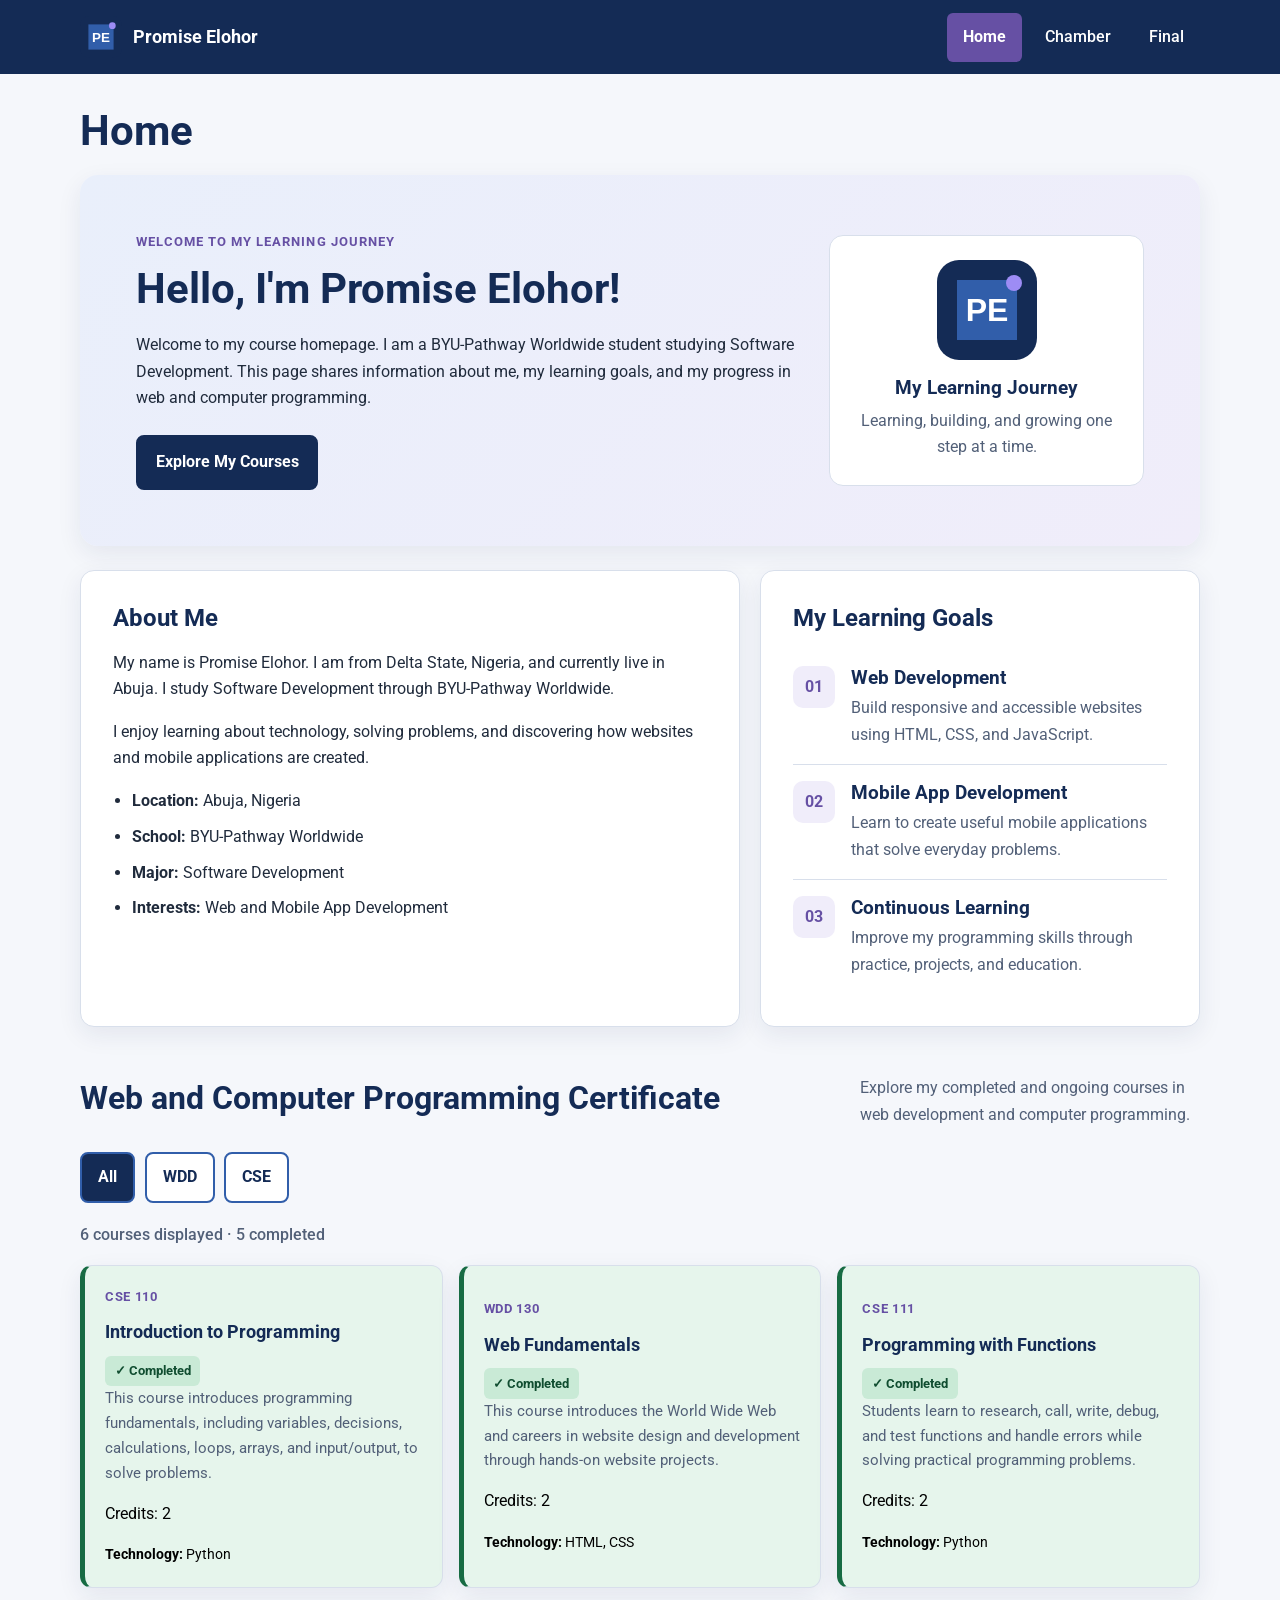
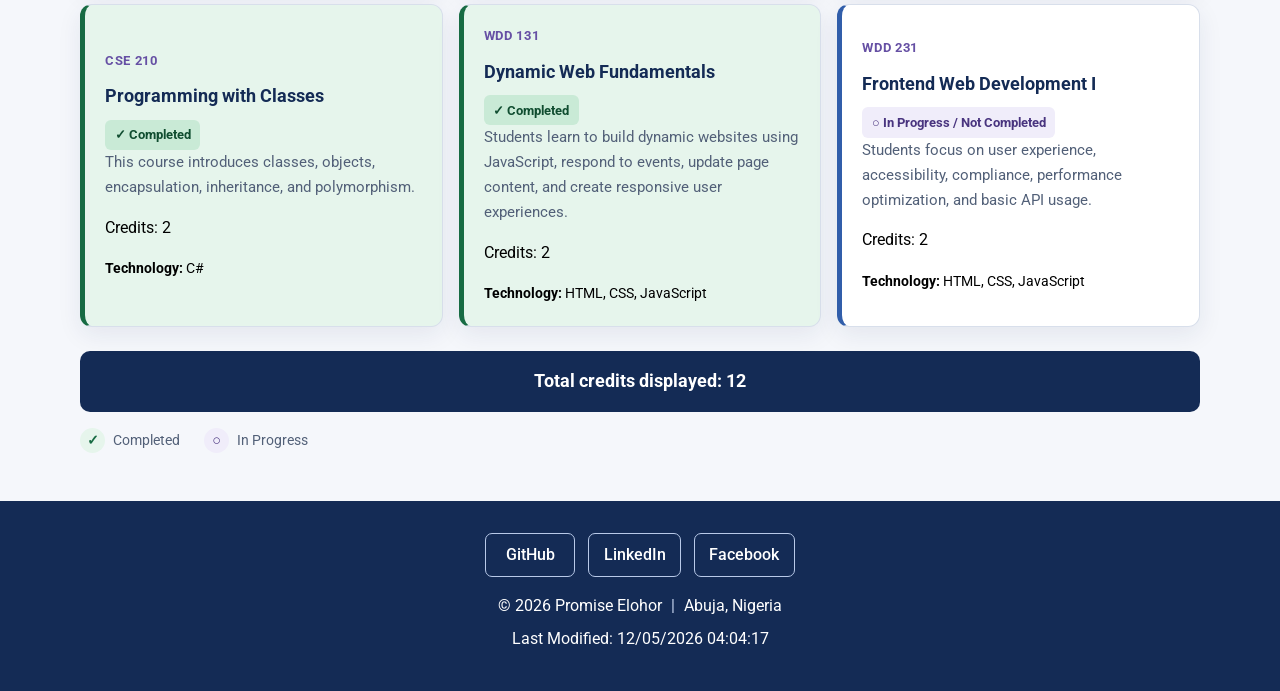
<file: index.html>
<!DOCTYPE html>
<html lang="en">
<head>
    <meta charset="UTF-8">
    <meta name="viewport" content="width=device-width, initial-scale=1.0">

    <meta name="description" content="Explore Promise Elohor's WDD 231 homepage, Software Development studies, learning goals, and progress at BYU-Pathway Worldwide.">

    <meta name="author" content="Promise Elohor">

    <title>WDD 231 | Promise Elohor</title>

    <link rel="preconnect" href="https://fonts.googleapis.com">
    <link rel="preconnect" href="https://fonts.gstatic.com" crossorigin>

    <link href="https://fonts.googleapis.com/css2?family=Roboto:wght@400;500;700&display=swap" rel="stylesheet">

    <link rel="stylesheet" href="styles/small.css">
    <link rel="stylesheet" href="styles/larger.css">

    <script src="scripts/navigation.js" defer></script>
    <script src="scripts/date.js" defer></script>
    <script src="scripts/course.js" defer></script>
</head>

<body>

    <header class="site-header">

        <a href="index.html" class="brand">
            <img src="images/logo.svg" alt="Promise Elohor logo">
            <span>Promise Elohor</span>
        </a>

        <button class="menu-toggle"
                id="menuButton"
                type="button"
                aria-label="Open navigation menu"
                aria-expanded="false"
                aria-controls="primaryNav">

            <span></span>
            <span></span>
            <span></span>

        </button>

        <nav class="primary-nav" id="primaryNav" aria-label="Main navigation">
            <a href="index.html" class="active" aria-current="page">Home</a>
            <a href="chamber/index.html">Chamber</a>
            <a href="final/index.html">Final</a>
        </nav>

    </header>

    <main>

        <h1>Home</h1>

        <section class="hero">

            <div class="hero-content">

                <p class="eyebrow">Welcome to my learning journey</p>

                <h2>Hello, I'm Promise Elohor!</h2>

                <p>
                    Welcome to my course homepage. I am a BYU-Pathway
                    Worldwide student studying Software Development.
                    This page shares information about me, my learning
                    goals, and my progress in web and computer programming.
                </p>

                <a href="#certificate" class="button-link">
                    Explore My Courses
                </a>

            </div>

            <div class="hero-card">

                <img src="images/logo.svg" alt="Promise Elohor personal logo">

                <h3>My Learning Journey</h3>

                <p>
                    Learning, building, and growing one step at a time.
                </p>

            </div>

        </section>

        <div class="content-grid">

            <section class="panel">

                <h2>About Me</h2>

                <p>
                    My name is Promise Elohor. I am from Delta State,
                    Nigeria, and currently live in Abuja. I study
                    Software Development through BYU-Pathway Worldwide.
                </p>

                <p>
                    I enjoy learning about technology, solving problems,
                    and discovering how websites and mobile applications
                    are created.
                </p>

                <ul class="about-list">
                    <li><strong>Location:</strong> Abuja, Nigeria</li>
                    <li><strong>School:</strong> BYU-Pathway Worldwide</li>
                    <li><strong>Major:</strong> Software Development</li>
                    <li><strong>Interests:</strong> Web and Mobile App Development</li>
                </ul>

            </section>

            <section class="panel">

                <h2>My Learning Goals</h2>

                <div class="goal-card">

                    <span class="goal-number">01</span>

                    <div>
                        <h3>Web Development</h3>
                        <p>
                            Build responsive and accessible websites
                            using HTML, CSS, and JavaScript.
                        </p>
                    </div>

                </div>

                <div class="goal-card">

                    <span class="goal-number">02</span>

                    <div>
                        <h3>Mobile App Development</h3>
                        <p>
                            Learn to create useful mobile applications
                            that solve everyday problems.
                        </p>
                    </div>

                </div>

                <div class="goal-card">

                    <span class="goal-number">03</span>

                    <div>
                        <h3>Continuous Learning</h3>
                        <p>
                            Improve my programming skills through
                            practice, projects, and education.
                        </p>
                    </div>

                </div>

            </section>

        </div>

        <section class="certificate-section" id="certificate">

            <div class="section-heading">

                <h2>Web and Computer Programming Certificate</h2>

                <p class="section-description">
                    Explore my completed and ongoing courses in web
                    development and computer programming.
                </p>

            </div>

            <div class="filter-buttons">

                <button class="filter-button active"
                        type="button"
                        data-filter="ALL"
                        aria-pressed="true">
                    All
                </button>

                <button class="filter-button"
                        type="button"
                        data-filter="WDD"
                        aria-pressed="false">
                    WDD
                </button>

                <button class="filter-button"
                        type="button"
                        data-filter="CSE"
                        aria-pressed="false">
                    CSE
                </button>

            </div>

            <p class="course-summary" id="courseSummary">
                Loading courses...
            </p>

            <div class="course-grid" id="courseContainer">
                <!-- Course cards are generated by course.js -->
            </div>

            <p class="credit-total" id="creditTotal">
                Total Credits: 0
            </p>

            <div class="course-legend">

                <span class="legend-item">
                    <span class="legend-mark completed-mark">✓</span>
                    Completed
                </span>

                <span class="legend-item">
                    <span class="legend-mark pending-mark">○</span>
                    In Progress
                </span>

            </div>

        </section>
       
        <dialog id="course-details"></dialog>
    </main>

    <footer class="site-footer">

        <nav class="social-links" aria-label="Social media links">

            <a href="https://github.com/elohorpromise2/wdd231"
               target="_blank"
               rel="noopener noreferrer">
                GitHub
            </a>

            <a href="https://www.linkedin.com/in/promise-elohor-b574113a4/"
               target="_blank"
               rel="noopener noreferrer">
                LinkedIn
            </a>

            <a href="https://www.facebook.com/share/19TyvLLjwH/"
               target="_blank"
               rel="noopener noreferrer">
                Facebook
            </a>

        </nav>

        <p class="copyright">
            &copy; <span id="currentYear"></span>
            Promise Elohor
            <span class="footer-divider">|</span>
            Abuja, Nigeria
        </p>

        <p class="modified">
            Last Modified: <span id="lastModified"></span>
        </p>

    </footer>

</body>
</html>
</file>
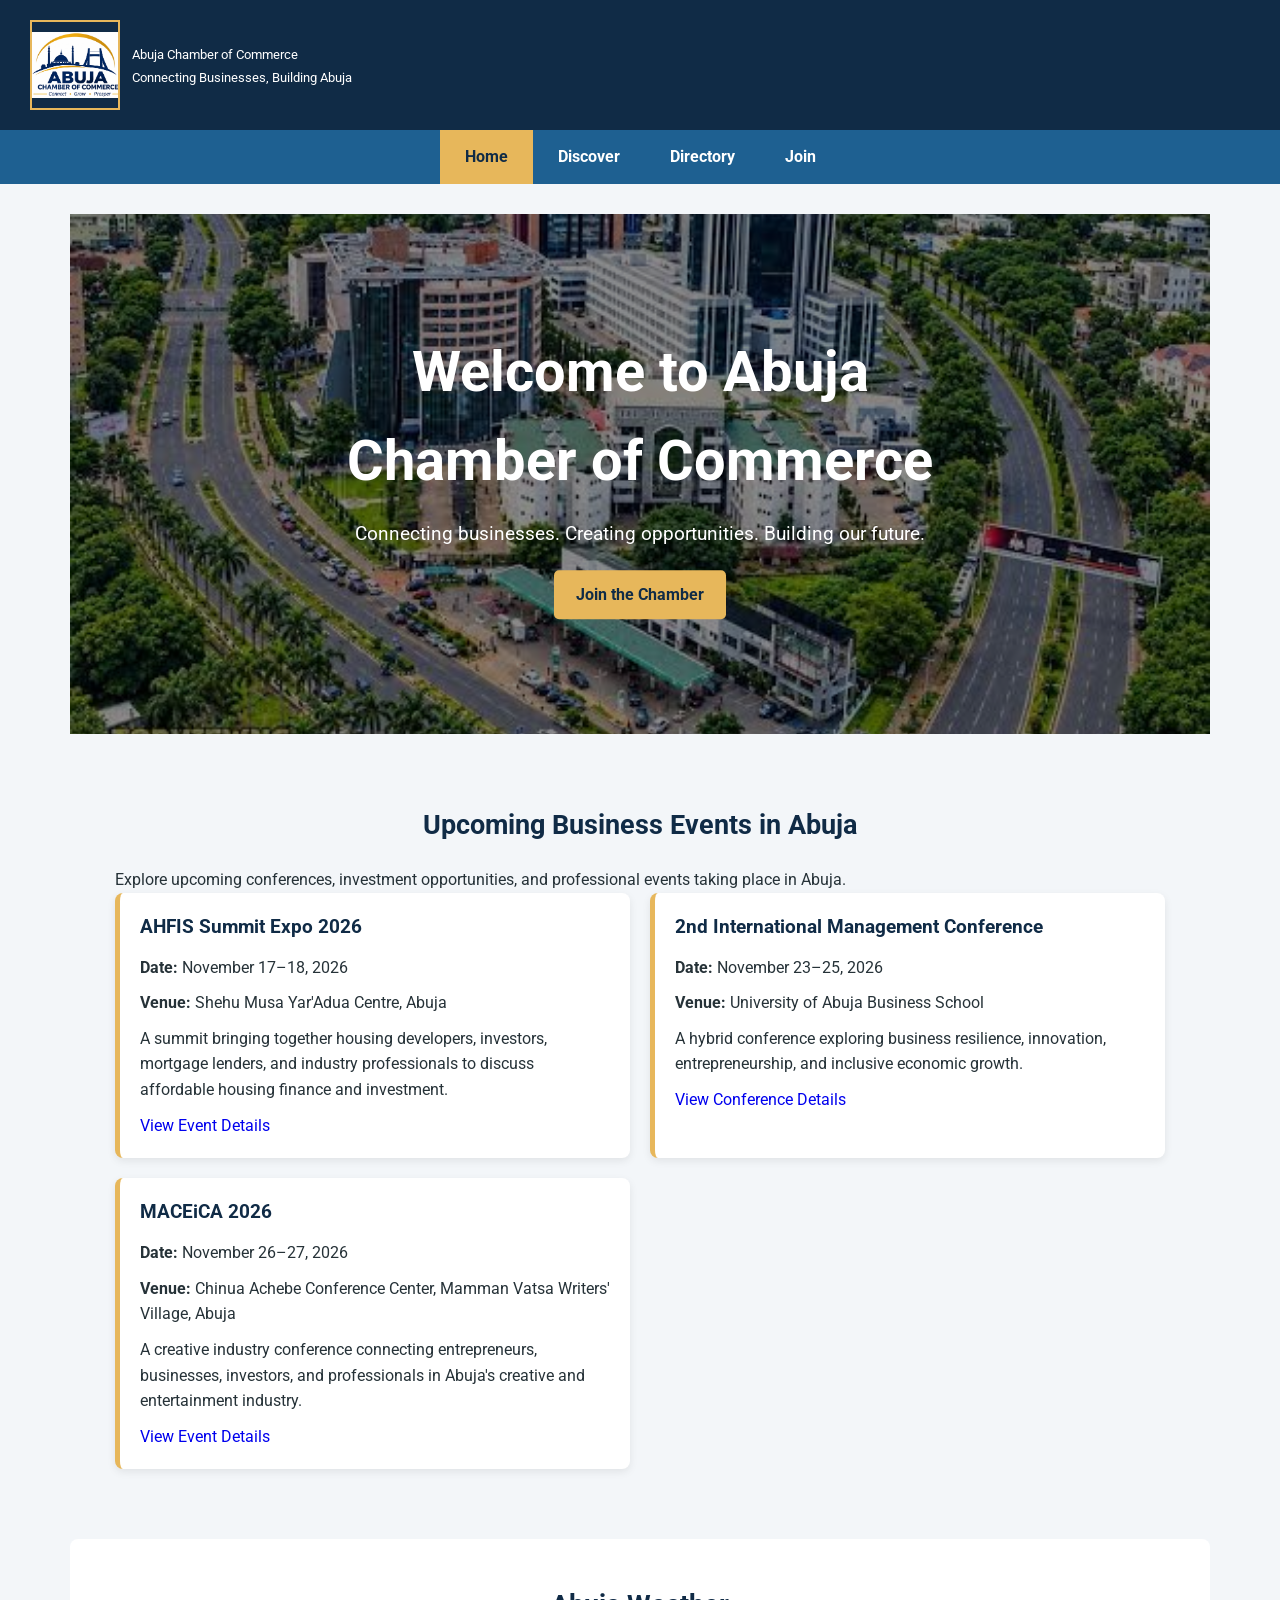
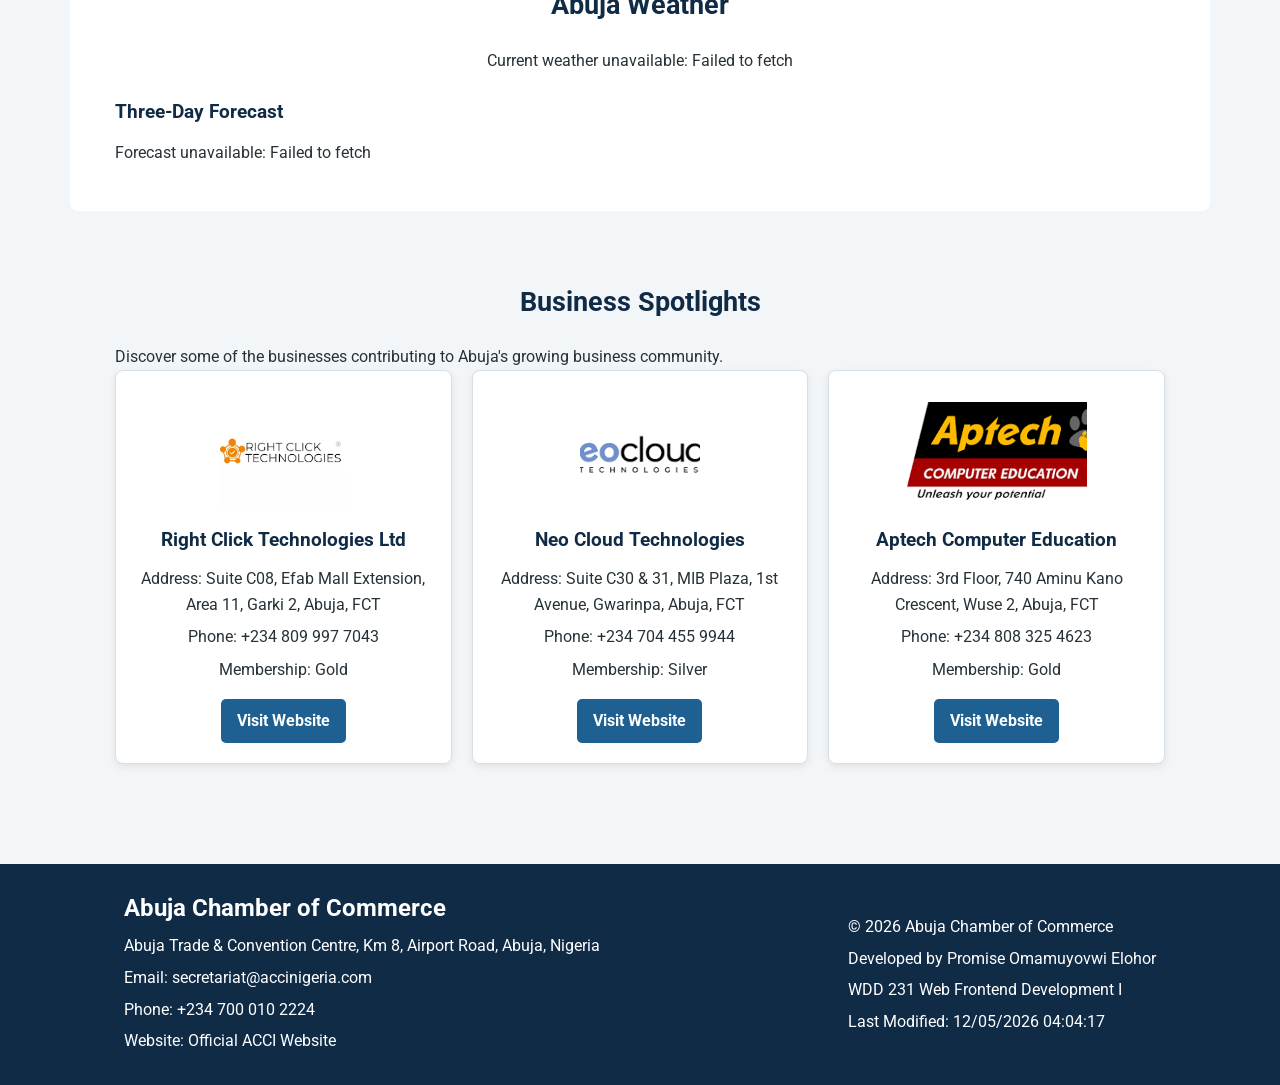
<file: chamber/index.html>
<!DOCTYPE html>
<html lang="en">

<head>
    <meta charset="UTF-8">
    <meta name="viewport" content="width=device-width, initial-scale=1.0">

    <meta name="description"
        content="Explore Abuja businesses, connect with local professionals, discover upcoming events, and find opportunities across Nigeria's capital.">
    <meta name="author" content="Promise Omamuyovwi Elohor">

    <meta property="og:title"
        content="Explore Abuja Chamber of Commerce | Business & Events">
    <meta property="og:description"
        content="Discover Abuja businesses, connect with local professionals, explore upcoming events, and find opportunities across Nigeria's capital.">
    <meta property="og:type" content="website">
    <meta property="og:url"
        content="https://elohorpromise2.github.io/wdd231/chamber/index.html">
    <meta property="og:image"
        content="https://elohorpromise2.github.io/wdd231/chamber/images/abuja-hero.webp">

    <title>Abuja Chamber of Commerce | Home</title>

    <link rel="icon" href="icons/favicon.ico">
    <link rel="icon" type="image/png" sizes="32x32" href="icons/favicon-32x32.png">
    <link rel="icon" type="image/png" sizes="16x16" href="icons/favicon-16x16.png">
    <link rel="apple-touch-icon" href="icons/apple-touch-icon.png">

    <link rel="preconnect" href="https://fonts.googleapis.com">
    <link rel="preconnect" href="https://fonts.gstatic.com" crossorigin>
    <link href="https://fonts.googleapis.com/css2?family=Roboto:wght@400;500;700&display=swap"
        rel="stylesheet">

    <link rel="stylesheet" href="styles/normalize.css">
    <link rel="stylesheet" href="styles/small.css">
    <link rel="stylesheet" href="styles/larger.css">

    <script src="scripts/getdates.js" defer></script>
    <script src="scripts/navigation.js" defer></script>
    <script src="scripts/home.js" defer></script>
    <script src="scripts/weather.js" defer></script>
</head>

<body>

    <header>
        <div class="header-content">

            <div class="logo">

                <img src="images/abuja-header-logo.webp"
                    alt="Abuja Chamber of Commerce logo"
                    class="logo-symbol">

                <div>
                    <p class="site-name">Abuja Chamber of Commerce</p>
                    <p>Connecting Businesses, Building Abuja</p>
                </div>

            </div>

            <button id="menu-button"
                aria-label="Open navigation menu"
                aria-expanded="false">
                ☰
            </button>

        </div>

        <nav id="navigation">
            <a href="index.html" class="active" aria-current="page">Home</a>
            <a href="discover.html">Discover</a>
            <a href="directory.html">Directory</a>
            <a href="join.html">Join</a>
        </nav>
    </header>

    <main>

        <!-- HERO SECTION -->
        <section class="hero">

            <img src="images/abuja-hero.webp"
                alt="Abuja city skyline showing the business district"
                fetchpriority="high">

            <div class="hero-content">
                <h1>Welcome to Abuja Chamber of Commerce</h1>

                <p>
                    Connecting businesses. Creating opportunities.
                    Building our future.
                </p>

                <a href="join.html" class="hero-button">
                    Join the Chamber
                </a>
            </div>

        </section>

        <!-- UPCOMING BUSINESS EVENTS SECTION -->
        <section class="home-section events-section">

            <h2>Upcoming Business Events in Abuja</h2>

            <p>
                Explore upcoming conferences, investment opportunities,
                and professional events taking place in Abuja.
            </p>

            <div class="events-container">

                <!-- EVENT 1 -->
                <article class="event-card">

                    <h3>AHFIS Summit Expo 2026</h3>

                    <p>
                        <strong>Date:</strong> November 17–18, 2026
                    </p>

                    <p>
                        <strong>Venue:</strong> Shehu Musa Yar'Adua Centre,
                        Abuja
                    </p>

                    <p>
                        A summit bringing together housing developers,
                        investors, mortgage lenders, and industry
                        professionals to discuss affordable housing
                        finance and investment.
                    </p>

                    <a href="https://www.visitabuja.org/event/ahfis-summit-expo-2026-affordable-housing-finance-investment/"
                        target="_blank"
                        rel="noopener noreferrer">
                        View Event Details
                    </a>

                </article>

                <!-- EVENT 2 -->
                <article class="event-card">

                    <h3>2nd International Management Conference</h3>

                    <p>
                        <strong>Date:</strong> November 23–25, 2026
                    </p>

                    <p>
                        <strong>Venue:</strong> University of Abuja
                        Business School
                    </p>

                    <p>
                        A hybrid conference exploring business resilience,
                        innovation, entrepreneurship, and inclusive
                        economic growth.
                    </p>

                    <a href="https://uabsconference.org.ng/"
                        target="_blank"
                        rel="noopener noreferrer">
                        View Conference Details
                    </a>

                </article>

                <!-- EVENT 3 -->
                <article class="event-card">

                    <h3>MACEiCA 2026</h3>

                    <p>
                        <strong>Date:</strong> November 26–27, 2026
                    </p>

                    <p>
                        <strong>Venue:</strong> Chinua Achebe Conference
                        Center, Mamman Vatsa Writers' Village, Abuja
                    </p>

                    <p>
                        A creative industry conference connecting
                        entrepreneurs, businesses, investors, and
                        professionals in Abuja's creative and
                        entertainment industry.
                    </p>

                    <a href="https://www.miaaward.ng/"
                        target="_blank"
                        rel="noopener noreferrer">
                        View Event Details
                    </a>

                </article>

            </div>

        </section>

        <!-- WEATHER SECTION -->
        <section class="home-section weather-section">

            <h2>Abuja Weather</h2>

            <div id="weather-current">

                <p id="weather-loading" role="status">
                    Loading Abuja weather...
                </p>

            </div>

            <h3>Three-Day Forecast</h3>

            <div id="weather-forecast">

                <p>Loading forecast...</p>

            </div>

        </section>

        <!-- BUSINESS SPOTLIGHT SECTION -->
        <section class="home-section spotlight-section">

            <h2>Business Spotlights</h2>

            <p>
                Discover some of the businesses contributing to
                Abuja's growing business community.
            </p>

            <div id="spotlight-container">

                <p id="spotlight-loading" role="status">
                    Loading featured businesses...
                </p>

            </div>

        </section>

    </main>

    <footer>

        <div class="footer-contact">

            <h2>Abuja Chamber of Commerce</h2>

            <p>
                Abuja Trade & Convention Centre,
                Km 8, Airport Road, Abuja, Nigeria
            </p>

            <p>
                Email:
                <a href="mailto:secretariat@accinigeria.com">
                    secretariat@accinigeria.com
                </a>
            </p>

            <p>
                Phone:
                <a href="tel:+2347000102224">
                    +234 700 010 2224
                </a>
            </p>

            <p>
                Website:
                <a href="https://accinigeria.com/" target="_blank"
                    rel="noopener noreferrer">
                    Official ACCI Website
                </a>
            </p>

        </div>

        <div class="footer-development">

            <p>
                &copy; <span id="current-year"></span>
                Abuja Chamber of Commerce
            </p>

            <p>Developed by Promise Omamuyovwi Elohor</p>

            <p>WDD 231 Web Frontend Development I</p>

            <p>
                Last Modified:
                <span id="last-modified"></span>
            </p>

        </div>

    </footer>

</body>
</html>
</file>
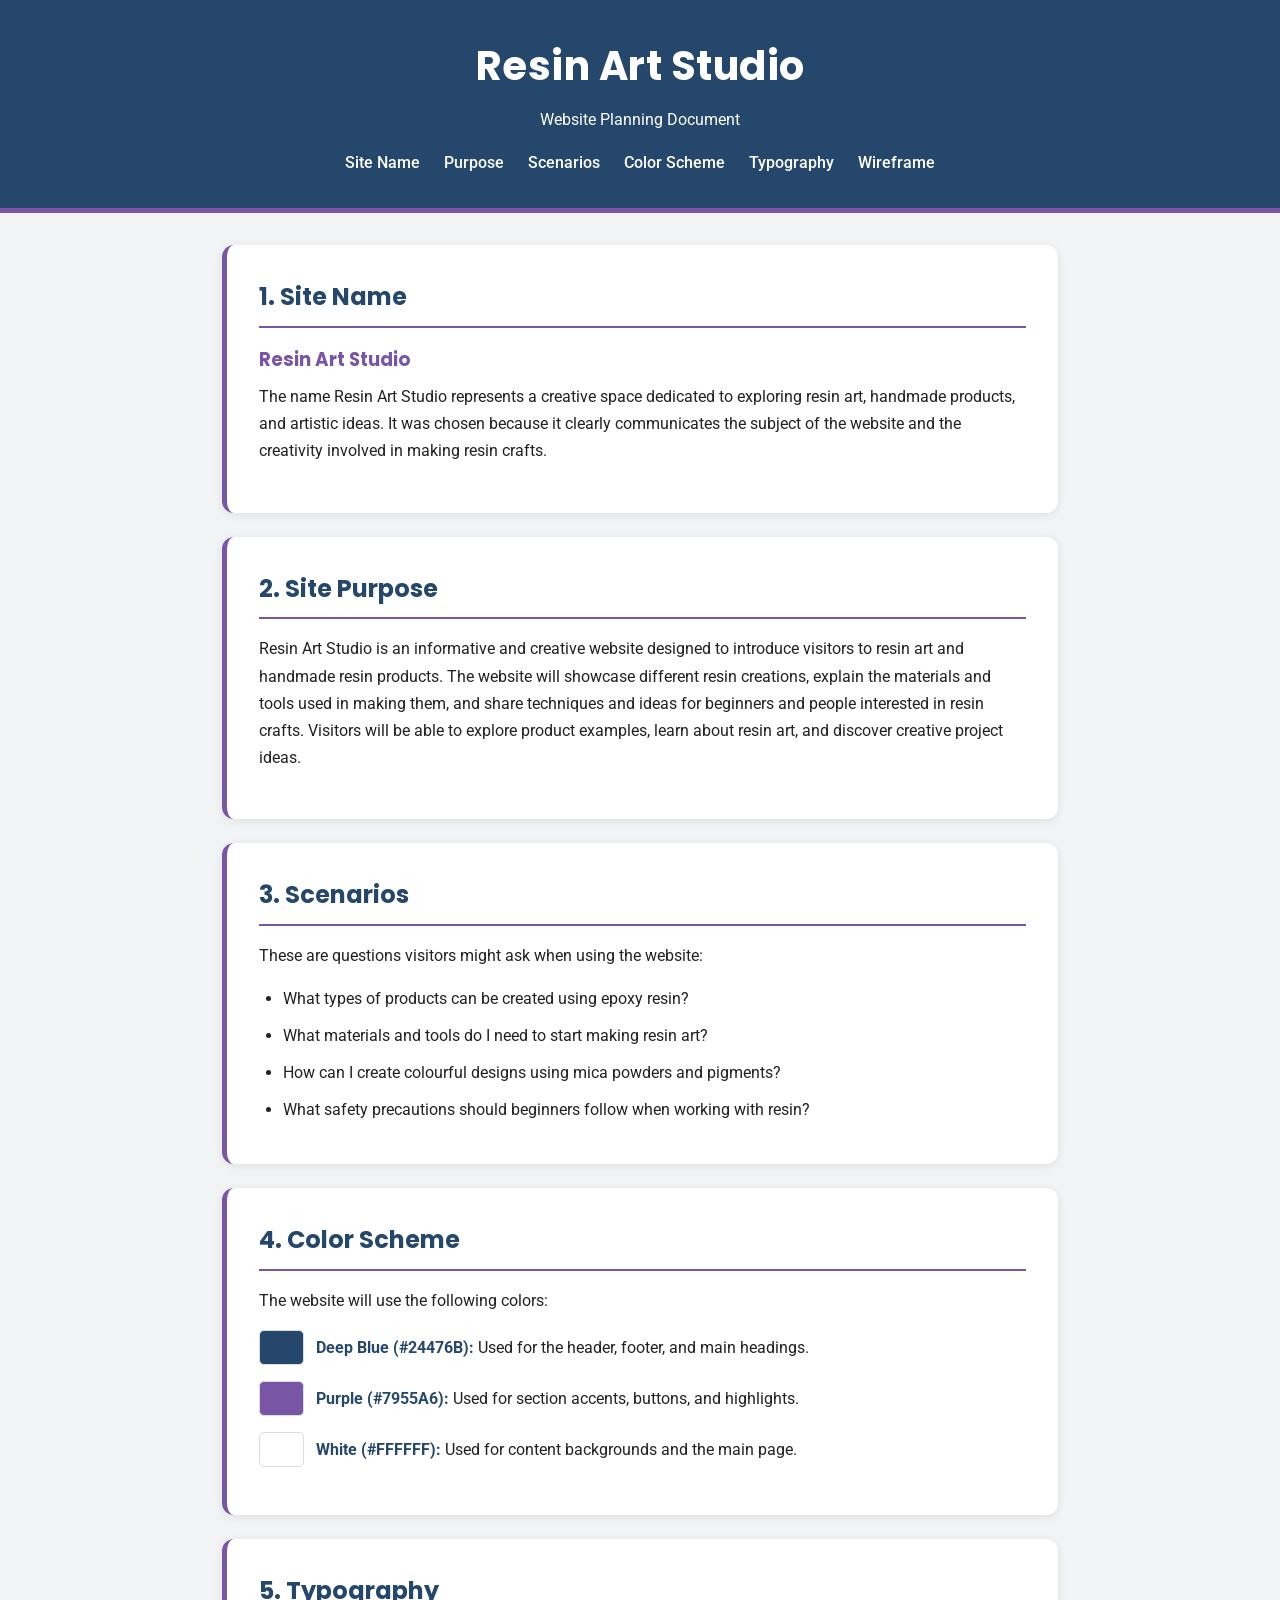
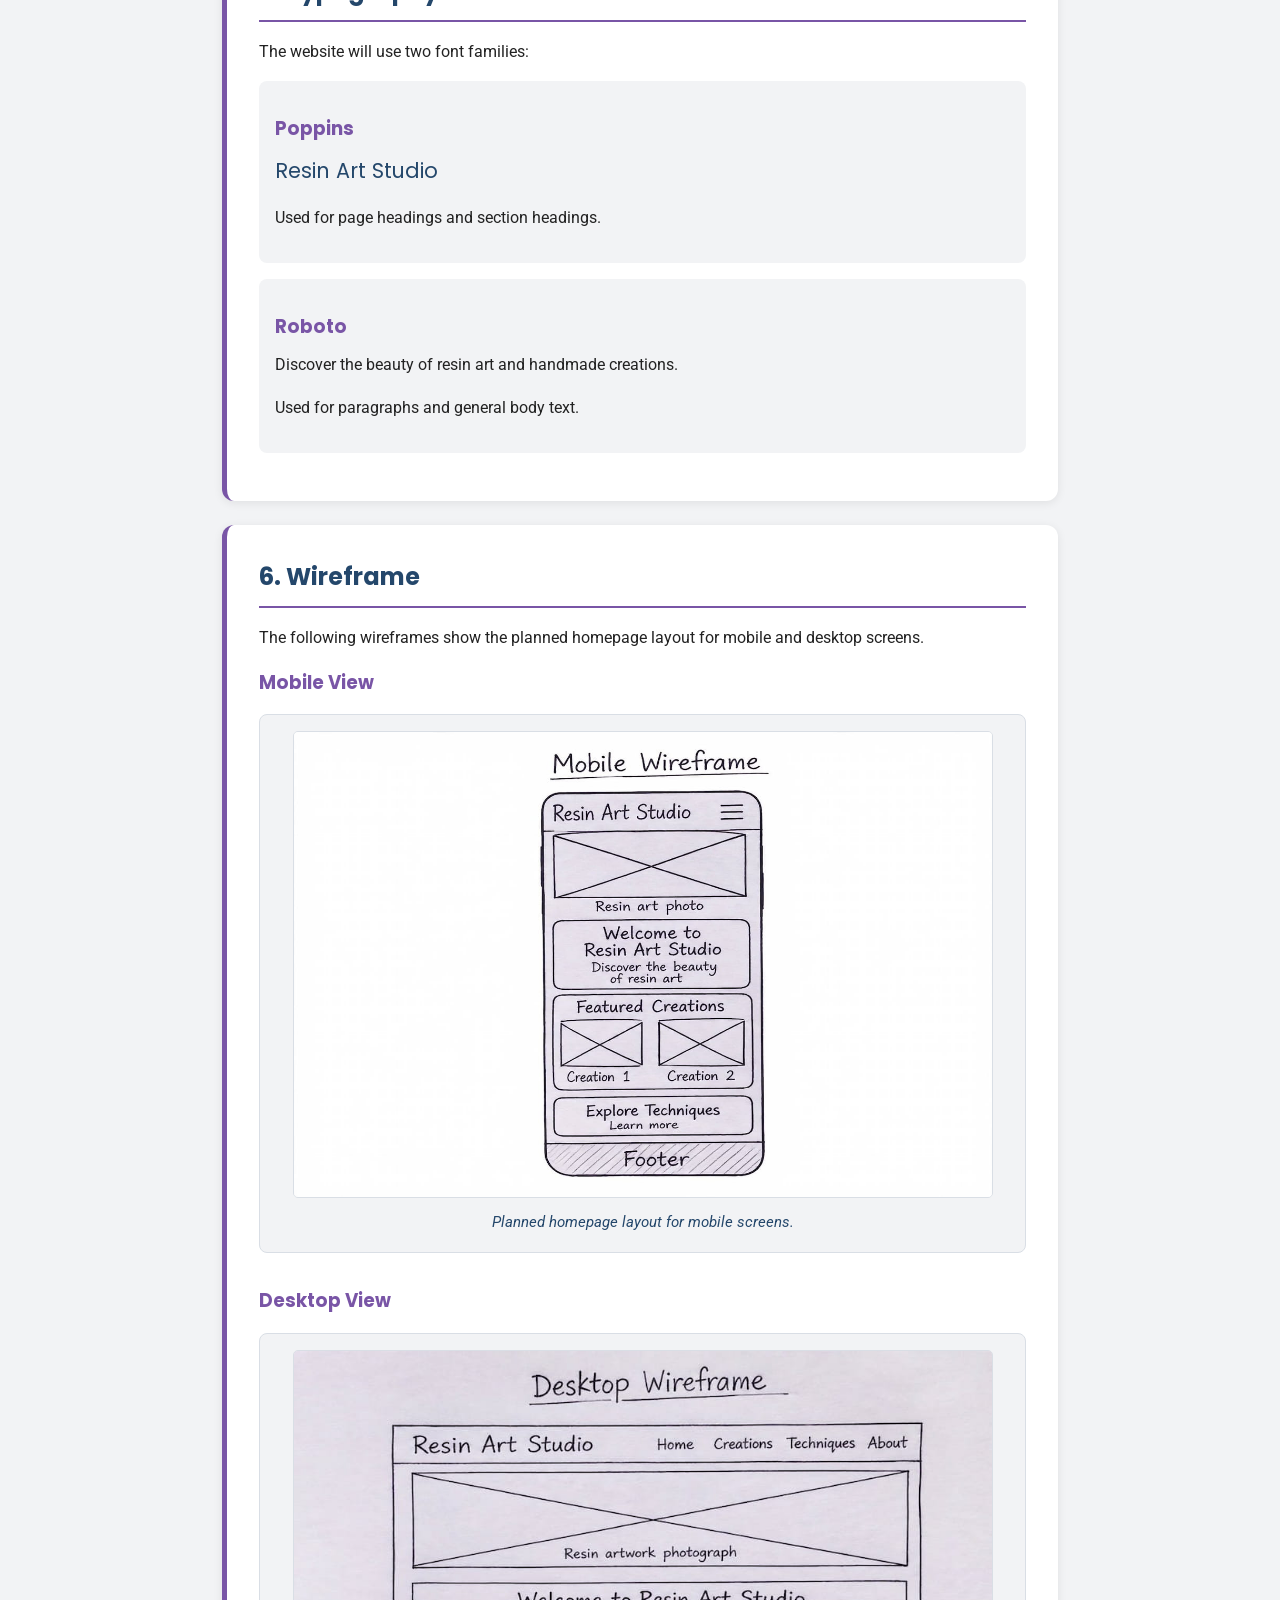
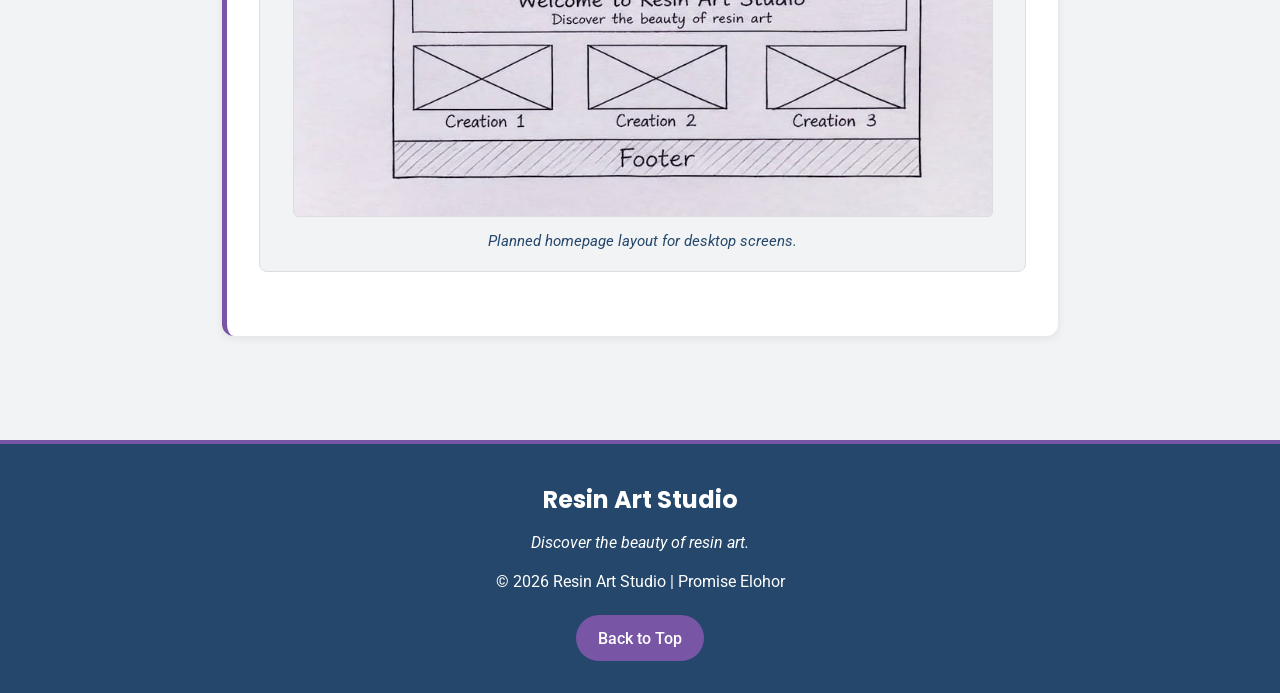
<file: siteplan/index.html>
<!DOCTYPE html>
<html lang="en">
<head>
    <meta charset="UTF-8">
    <meta name="viewport" content="width=device-width, initial-scale=1.0">

    <meta name="description" content="Resin Art Studio website plan featuring its purpose, audience scenarios, color scheme, typography, and wireframes.">

    <meta name="author" content="Promise Elohor">

    <title>Resin Art Studio | Website Plan</title>

    <link rel="preconnect" href="https://fonts.googleapis.com">
    <link rel="preconnect" href="https://fonts.gstatic.com" crossorigin>

    <link href="https://fonts.googleapis.com/css2?family=Poppins:wght@400;500;600;700&family=Roboto:wght@400;500&display=swap" rel="stylesheet">

    <style>
        :root {
            --deep-blue: #24476B;
            --purple: #7955A6;
            --white: #FFFFFF;
            --light-background: #F2F3F5;
            --text-color: #222222;
            --border-color: #D9DEE5;
        }

        * {
            margin: 0;
            padding: 0;
            box-sizing: border-box;
        }

        html {
            scroll-behavior: smooth;
        }

        body {
            font-family: 'Roboto', sans-serif;
            background: var(--light-background);
            color: var(--text-color);
            line-height: 1.7;
        }

        h1,
        h2,
        h3 {
            font-family: 'Poppins', sans-serif;
        }

        header {
            background: var(--deep-blue);
            color: var(--white);
            text-align: center;
            padding: 2rem 1rem;
            border-bottom: 5px solid var(--purple);
        }

        header h1 {
            font-size: 2rem;
            letter-spacing: 0.5px;
        }

        header p {
            margin-top: 0.35rem;
        }

        nav {
            margin-top: 1rem;
            display: flex;
            justify-content: center;
            gap: 1.5rem;
            flex-wrap: wrap;
        }

        nav a {
            color: var(--white);
            text-decoration: none;
            font-weight: 500;
        }

        nav a:hover,
        nav a:focus {
            text-decoration: underline;
        }

        main {
            max-width: 900px;
            width: 100%;
            margin: 2rem auto;
            padding: 0 1rem 3rem;
        }

        section {
            background: var(--white);
            border-radius: 12px;
            padding: 2rem;
            margin-bottom: 1.5rem;
            border-left: 5px solid var(--purple);
            box-shadow: 0 2px 10px rgba(0, 0, 0, 0.08);
        }

        section h2 {
            color: var(--deep-blue);
            font-size: 1.5rem;
            margin-bottom: 1rem;
            padding-bottom: 0.5rem;
            border-bottom: 2px solid var(--purple);
        }

        section h3 {
            color: var(--purple);
            font-size: 1.15rem;
            margin: 1rem 0 0.5rem;
        }

        section p {
            margin-bottom: 1rem;
        }

        ul {
            padding-left: 1.5rem;
        }

        li {
            margin-bottom: 0.6rem;
        }

        strong {
            color: var(--deep-blue);
        }

        .color-list {
            list-style: none;
            padding: 0;
        }

        .color-list li {
            display: flex;
            align-items: center;
            gap: 0.75rem;
            margin-bottom: 1rem;
        }

        .color-swatch {
            display: inline-block;
            width: 45px;
            height: 35px;
            border: 1px solid var(--border-color);
            border-radius: 5px;
            flex-shrink: 0;
        }

        .deep-blue-swatch {
            background: #24476B;
        }

        .purple-swatch {
            background: #7955A6;
        }

        .white-swatch {
            background: #FFFFFF;
        }

        .font-example {
            background: var(--light-background);
            padding: 1rem;
            border-radius: 8px;
            margin-bottom: 1rem;
        }

        .poppins-example {
            font-family: 'Poppins', sans-serif;
            color: var(--deep-blue);
            font-size: 1.3rem;
        }

        .roboto-example {
            font-family: 'Roboto', sans-serif;
        }

        figure {
            margin: 1rem 0 2rem;
            padding: 1rem;
            background: var(--light-background);
            border: 1px solid var(--border-color);
            border-radius: 8px;
            text-align: center;
        }

        figure img {
            display: block;
            width: 100%;
            max-width: 700px;
            height: auto;
            margin: 0 auto;
            border: 1px solid var(--border-color);
            border-radius: 5px;
            background: var(--white);
        }

        figcaption {
            margin-top: 0.75rem;
            color: var(--deep-blue);
            font-size: 0.95rem;
            font-style: italic;
        }

        .site-footer {
            background: var(--deep-blue);
            color: var(--white);
            text-align: center;
            padding: 2.25rem 1rem 2rem;
            border-top: 4px solid var(--purple);
        }

        .site-footer h3 {
            font-size: 1.5rem;
            margin-bottom: 0.5rem;
        }

        .site-footer .tagline {
            font-style: italic;
            margin-bottom: 0.75rem;
        }

        .site-footer .copyright {
            margin-bottom: 1.25rem;
        }

        .back-to-top {
            display: inline-block;
            background: var(--purple);
            color: var(--white);
            padding: 0.6rem 1.4rem;
            border-radius: 999px;
            text-decoration: none;
            font-weight: 500;
        }

        .back-to-top:hover,
        .back-to-top:focus {
            background: #67468F;
        }

        @media screen and (max-width: 600px) {
            header h1 {
                font-size: 1.6rem;
            }

            nav {
                gap: 1rem;
            }

            section {
                padding: 1.5rem;
            }

            section h2 {
                font-size: 1.25rem;
            }

            .color-list li {
                align-items: flex-start;
            }

            .site-footer {
                padding: 2rem 1rem 1.75rem;
            }
        }

        @media screen and (min-width: 700px) {
            header h1 {
                font-size: 2.5rem;
            }

            main {
                padding-left: 2rem;
                padding-right: 2rem;
            }
        }
    </style>
</head>

<body id="top">

    <header>
        <h1>Resin Art Studio</h1>
        <p>Website Planning Document</p>

        <nav aria-label="Site plan sections">
            <a href="#site-name">Site Name</a>
            <a href="#site-purpose">Purpose</a>
            <a href="#scenarios">Scenarios</a>
            <a href="#color-scheme">Color Scheme</a>
            <a href="#typography">Typography</a>
            <a href="#wireframe">Wireframe</a>
        </nav>
    </header>

    <main>

        <section id="site-name">
            <h2>1. Site Name</h2>

            <h3>Resin Art Studio</h3>

            <p>
                The name Resin Art Studio represents a creative space
                dedicated to exploring resin art, handmade products,
                and artistic ideas. It was chosen because it clearly
                communicates the subject of the website and the creativity
                involved in making resin crafts.
            </p>
        </section>

        <section id="site-purpose">
            <h2>2. Site Purpose</h2>

            <p>
                Resin Art Studio is an informative and creative website
                designed to introduce visitors to resin art and handmade
                resin products. The website will showcase different resin
                creations, explain the materials and tools used in making
                them, and share techniques and ideas for beginners and
                people interested in resin crafts. Visitors will be able
                to explore product examples, learn about resin art, and
                discover creative project ideas.
            </p>
        </section>

        <section id="scenarios">
            <h2>3. Scenarios</h2>

            <p>
                These are questions visitors might ask when using
                the website:
            </p>

            <ul>
                <li>
                    What types of products can be created using epoxy resin?
                </li>
                <li>
                    What materials and tools do I need to start making
                    resin art?
                </li>
                <li>
                    How can I create colourful designs using mica powders
                    and pigments?
                </li>
                <li>
                    What safety precautions should beginners follow when
                    working with resin?
                </li>
            </ul>
        </section>

        <section id="color-scheme">
            <h2>4. Color Scheme</h2>

            <p>The website will use the following colors:</p>

            <ul class="color-list">
                <li>
                    <span class="color-swatch deep-blue-swatch"
                          aria-hidden="true"></span>
                    <span>
                        <strong>Deep Blue (#24476B):</strong>
                        Used for the header, footer, and main headings.
                    </span>
                </li>

                <li>
                    <span class="color-swatch purple-swatch"
                          aria-hidden="true"></span>
                    <span>
                        <strong>Purple (#7955A6):</strong>
                        Used for section accents, buttons, and highlights.
                    </span>
                </li>

                <li>
                    <span class="color-swatch white-swatch"
                          aria-hidden="true"></span>
                    <span>
                        <strong>White (#FFFFFF):</strong>
                        Used for content backgrounds and the main page.
                    </span>
                </li>
            </ul>
        </section>

        <section id="typography">
            <h2>5. Typography</h2>

            <p>The website will use two font families:</p>

            <div class="font-example">
                <h3>Poppins</h3>
                <p class="poppins-example">
                    Resin Art Studio
                </p>
                <p>
                    Used for page headings and section headings.
                </p>
            </div>

            <div class="font-example">
                <h3>Roboto</h3>
                <p class="roboto-example">
                    Discover the beauty of resin art and handmade creations.
                </p>
                <p>
                    Used for paragraphs and general body text.
                </p>
            </div>
        </section>

        <section id="wireframe">
            <h2>6. Wireframe</h2>

            <p>
                The following wireframes show the planned homepage
                layout for mobile and desktop screens.
            </p>

            <h3>Mobile View</h3>

            <figure>
                <img
                    src="images/mobile-wireframe.jpg"
                    alt="Hand-sketched mobile wireframe showing the planned Resin Art Studio homepage layout"
                    loading="lazy"
                >
                <figcaption>
                    Planned homepage layout for mobile screens.
                </figcaption>
            </figure>

            <h3>Desktop View</h3>

            <figure>
                <img
                    src="images/desktop-wireframe.jpg"
                    alt="Hand-sketched desktop wireframe showing the planned Resin Art Studio homepage layout"
                    loading="lazy"
                >
                <figcaption>
                    Planned homepage layout for desktop screens.
                </figcaption>
            </figure>
        </section>

    </main>

    <footer class="site-footer">
        <h3>Resin Art Studio</h3>

        <p class="tagline">
            Discover the beauty of resin art.
        </p>

        <p class="copyright">
            &copy; 2026 Resin Art Studio | Promise Elohor
        </p>

        <a href="#top" class="back-to-top">Back to Top</a>
    </footer>

</body>
</html>
</file>
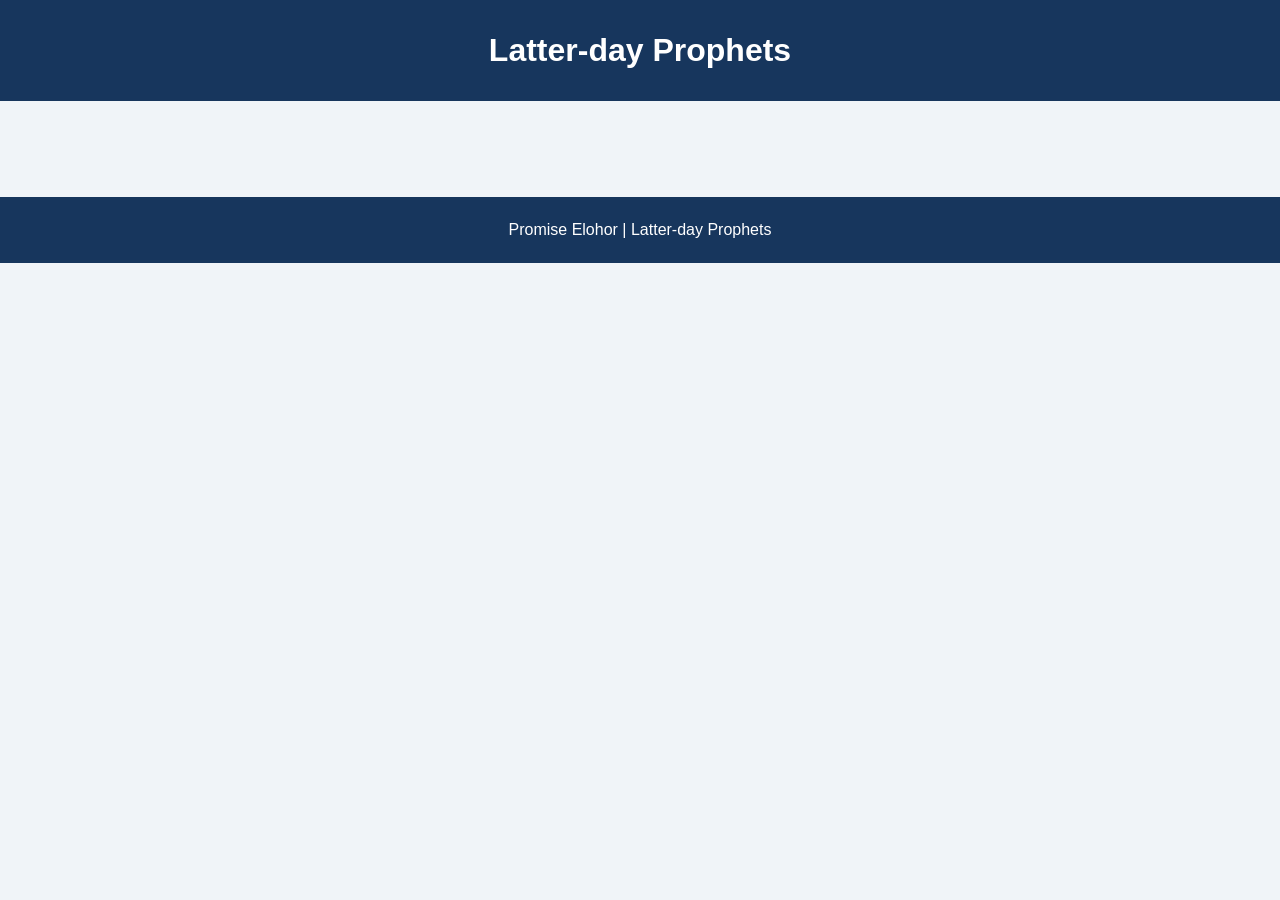
<file: prophets.html>
<!DOCTYPE html>
<html lang="en">
<head>
    <meta charset="UTF-8">
    <meta name="viewport" content="width=device-width, initial-scale=1.0">

    <meta name="description" content="Learn about the latter-day prophets through their biographies and portraits.">
    <meta name="author" content="Promise Elohor">

    <title>Latter-day Prophets | Promise Elohor</title>

    <link rel="stylesheet" href="styles/prophets.css">
    <script src="scripts/prophets.js" defer></script>
</head>
<body>

    <header>
        <h1>Latter-day Prophets</h1>
    </header>

    <main>
        <div id="cards"></div>
    </main>

    <footer>
        Promise Elohor | Latter-day Prophets
    </footer>

</body>
</html>
</file>
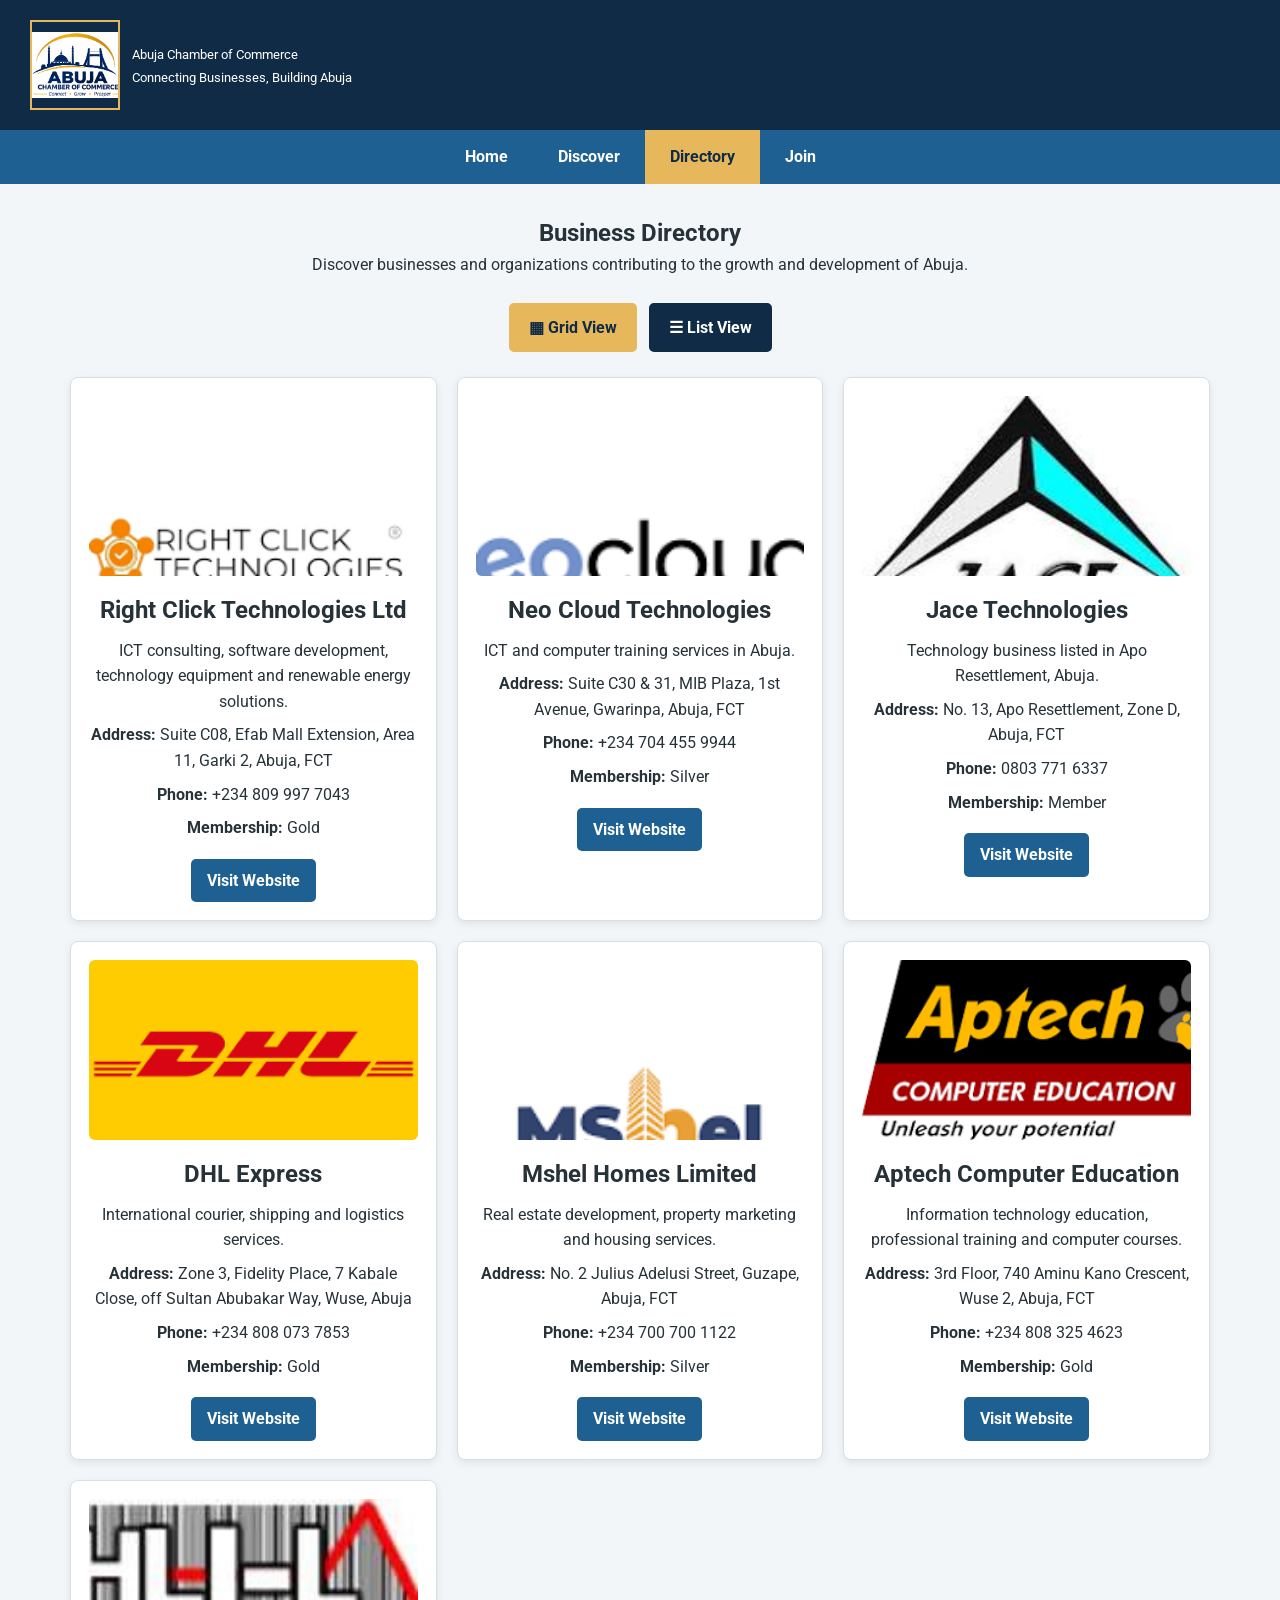
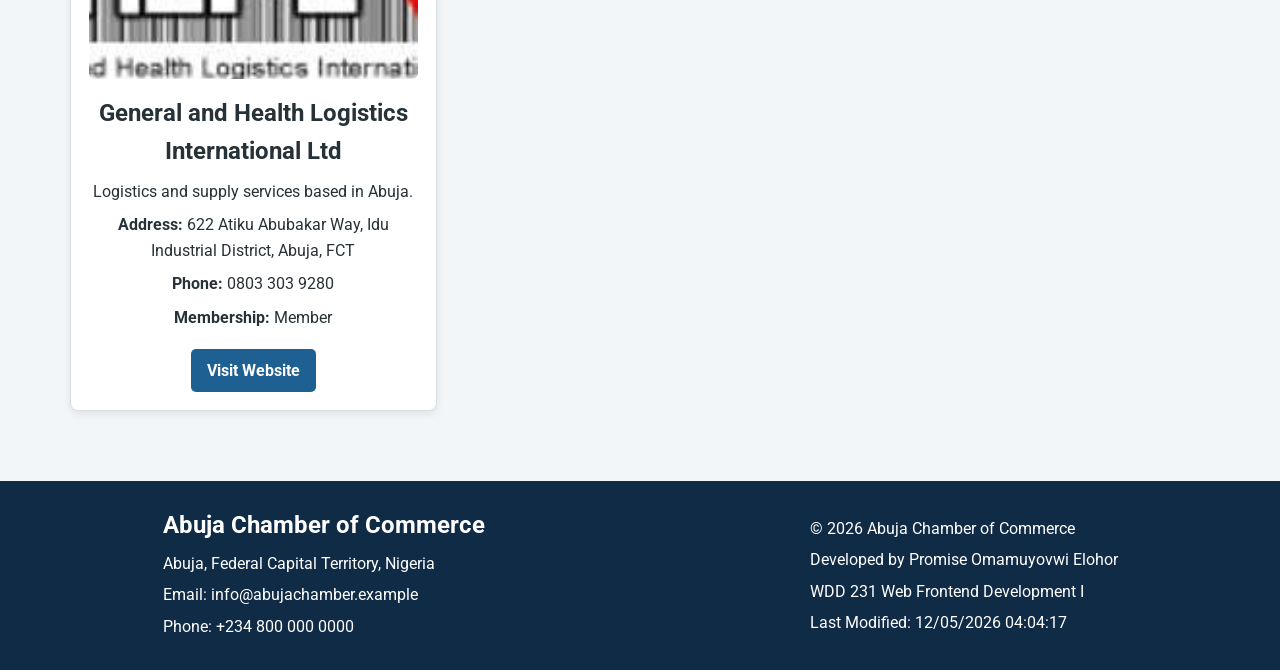
<file: chamber/directory.html>
<!DOCTYPE html>
<html lang="en">

<head>
    <meta charset="UTF-8">
    <meta name="viewport" content="width=device-width, initial-scale=1.0">

    <meta name="description"
        content="Explore the Abuja Chamber of Commerce business directory and discover businesses and services in Abuja, Nigeria.">
    <meta name="author" content="Promise Omamuyovwi Elohor">

    <meta property="og:title" content="Abuja Chamber of Commerce | Business Directory">
    <meta property="og:description" content="Discover businesses and services in Abuja, Nigeria.">
    <meta property="og:type" content="website">
    <meta property="og:url" content="https://elohorpromise2.github.io/wdd231/chamber/directory.html">
    <meta property="og:image"
        content="https://elohorpromise2.github.io/wdd231/chamber/images/right-click-technologies.webp">

    <title>Business Directory | Abuja Chamber of Commerce</title>

    <link rel="icon" href="icons/favicon.ico">
    <link rel="icon" type="image/png" sizes="32x32" href="icons/favicon-32x32.png">
    <link rel="icon" type="image/png" sizes="16x16" href="icons/favicon-16x16.png">
    <link rel="apple-touch-icon" href="icons/apple-touch-icon.png">

    <link rel="preconnect" href="https://fonts.googleapis.com">
    <link rel="preconnect" href="https://fonts.gstatic.com" crossorigin>
    <link href="https://fonts.googleapis.com/css2?family=Roboto:wght@400;500;700&display=swap" rel="stylesheet">

    <link rel="stylesheet" href="styles/normalize.css">
    <link rel="stylesheet" href="styles/small.css">
    <link rel="stylesheet" href="styles/larger.css">

    <script src="scripts/getdates.js" defer></script>
    <script src="scripts/navigation.js" defer></script>
    <script src="scripts/directory.js" defer></script>
</head>

<body>
    <header>
        <div class="header-content">
            <div class="logo">

                <img src="images/abuja-header-logo.webp"
                    alt="Abuja Chamber of Commerce logo"
                    class="logo-symbol">

                <div>
                    <p class="site-name">Abuja Chamber of Commerce</p>
                    <p>Connecting Businesses, Building Abuja</p>
                </div>

            </div>

            <button id="menu-button" aria-label="Open navigation menu" aria-expanded="false">
                ☰
            </button>
        </div>

        <nav id="navigation">
            <a href="index.html">Home</a>
            <a href="discover.html">Discover</a>
            <a href="directory.html" class="active" aria-current="page">Directory</a>
            <a href="join.html">Join</a>
        </nav>
    </header>

    <main>
        <section class="directory-intro">
            <h1>Business Directory</h1>
            <p>
                Discover businesses and organizations contributing
                to the growth and development of Abuja.
            </p>
        </section>

        <section class="directory-section" aria-labelledby="listings-heading">
            <h2 id="listings-heading" class="visually-hidden">Business Listings</h2>

            <div class="view-buttons">
                <button id="grid-button" class="active-view" aria-pressed="true">
                    ▦ Grid View
                </button>

                <button id="list-button" aria-pressed="false">
                    ☰ List View
                </button>
            </div>

            <p id="loading-message" role="status">Loading businesses...</p>

            <div id="members-container" class="grid" role="region" aria-label="Abuja business listings">
            </div>
        </section>
    </main>

    <footer>
        <div class="footer-contact">
            <h2>Abuja Chamber of Commerce</h2>
            <p>Abuja, Federal Capital Territory, Nigeria</p>
            <p>Email: info@abujachamber.example</p>
            <p>Phone: +234 800 000 0000</p>
        </div>

        <div class="footer-development">
            <p>&copy; <span id="current-year"></span> Abuja Chamber of Commerce</p>
            <p>Developed by Promise Omamuyovwi Elohor</p>
            <p>WDD 231 Web Frontend Development I</p>
            <p>Last Modified: <span id="last-modified"></span></p>
        </div>
    </footer>
</body>

</html>
</file>
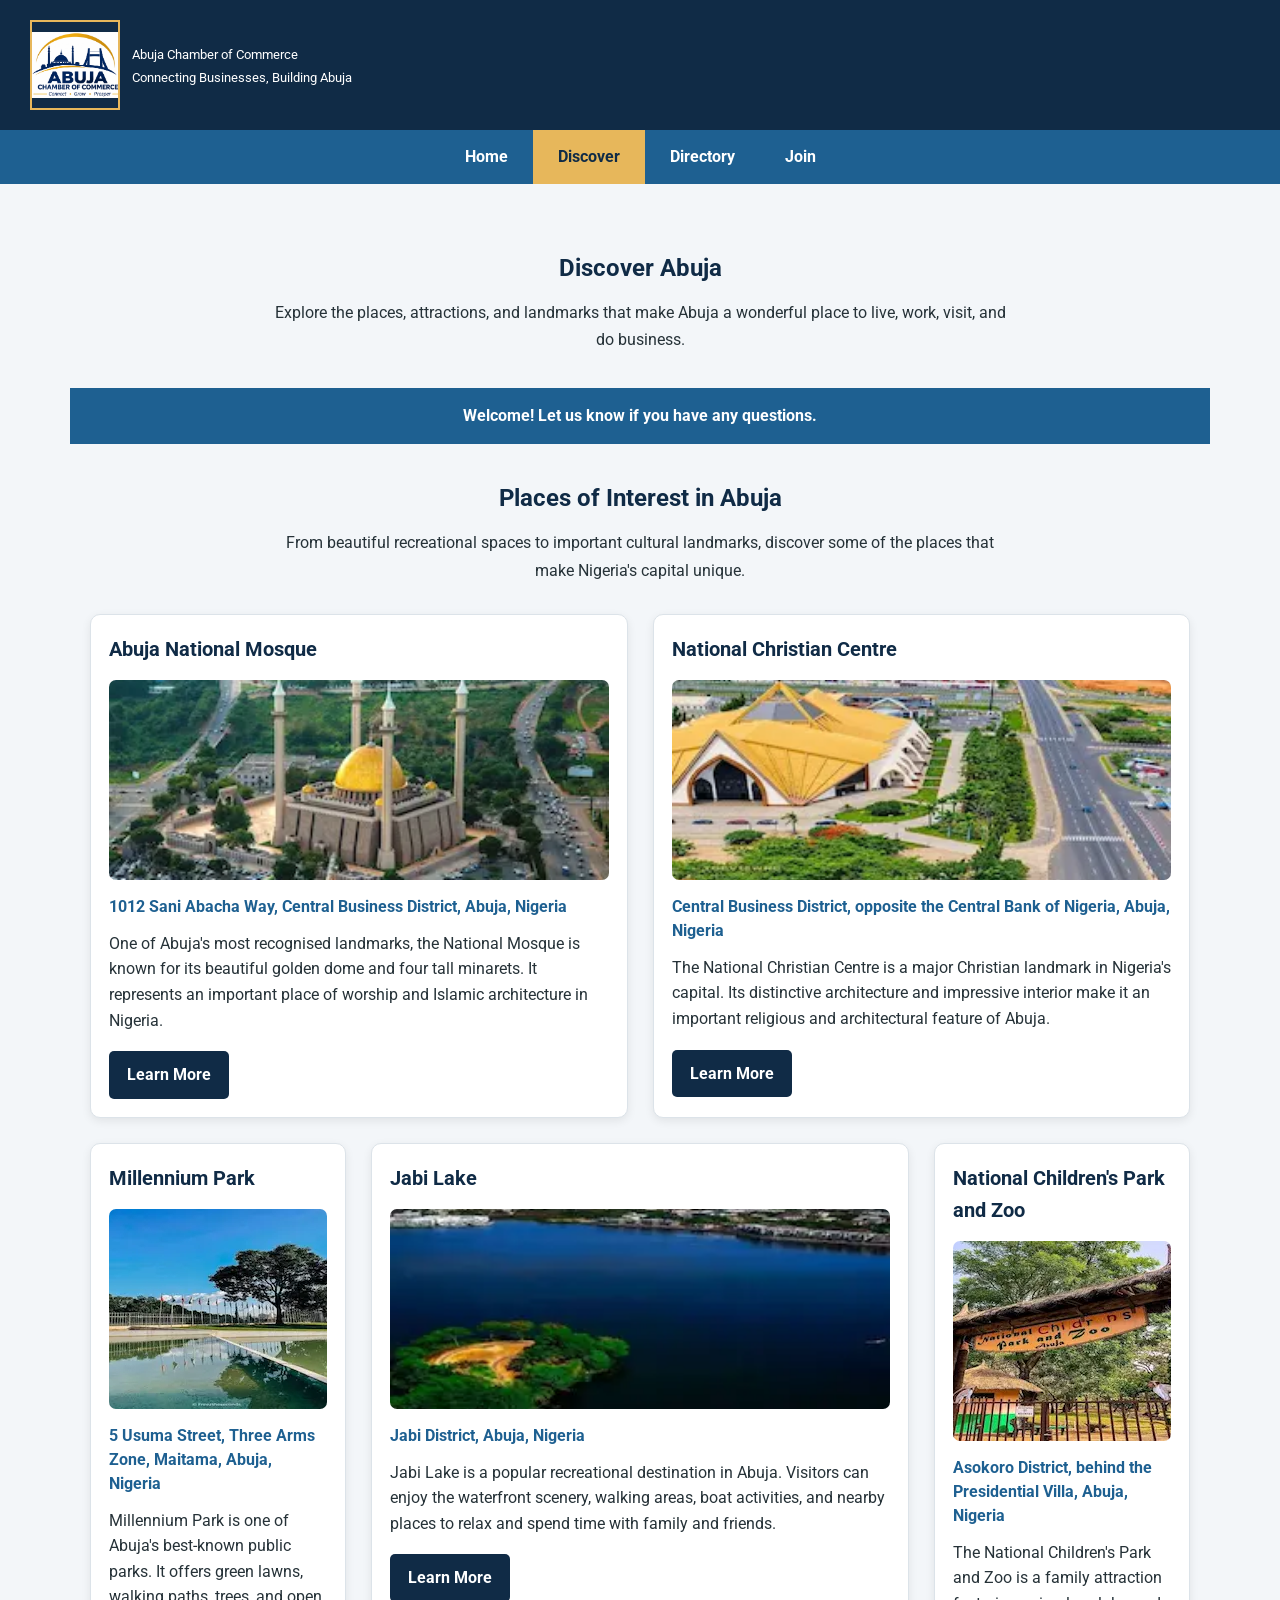
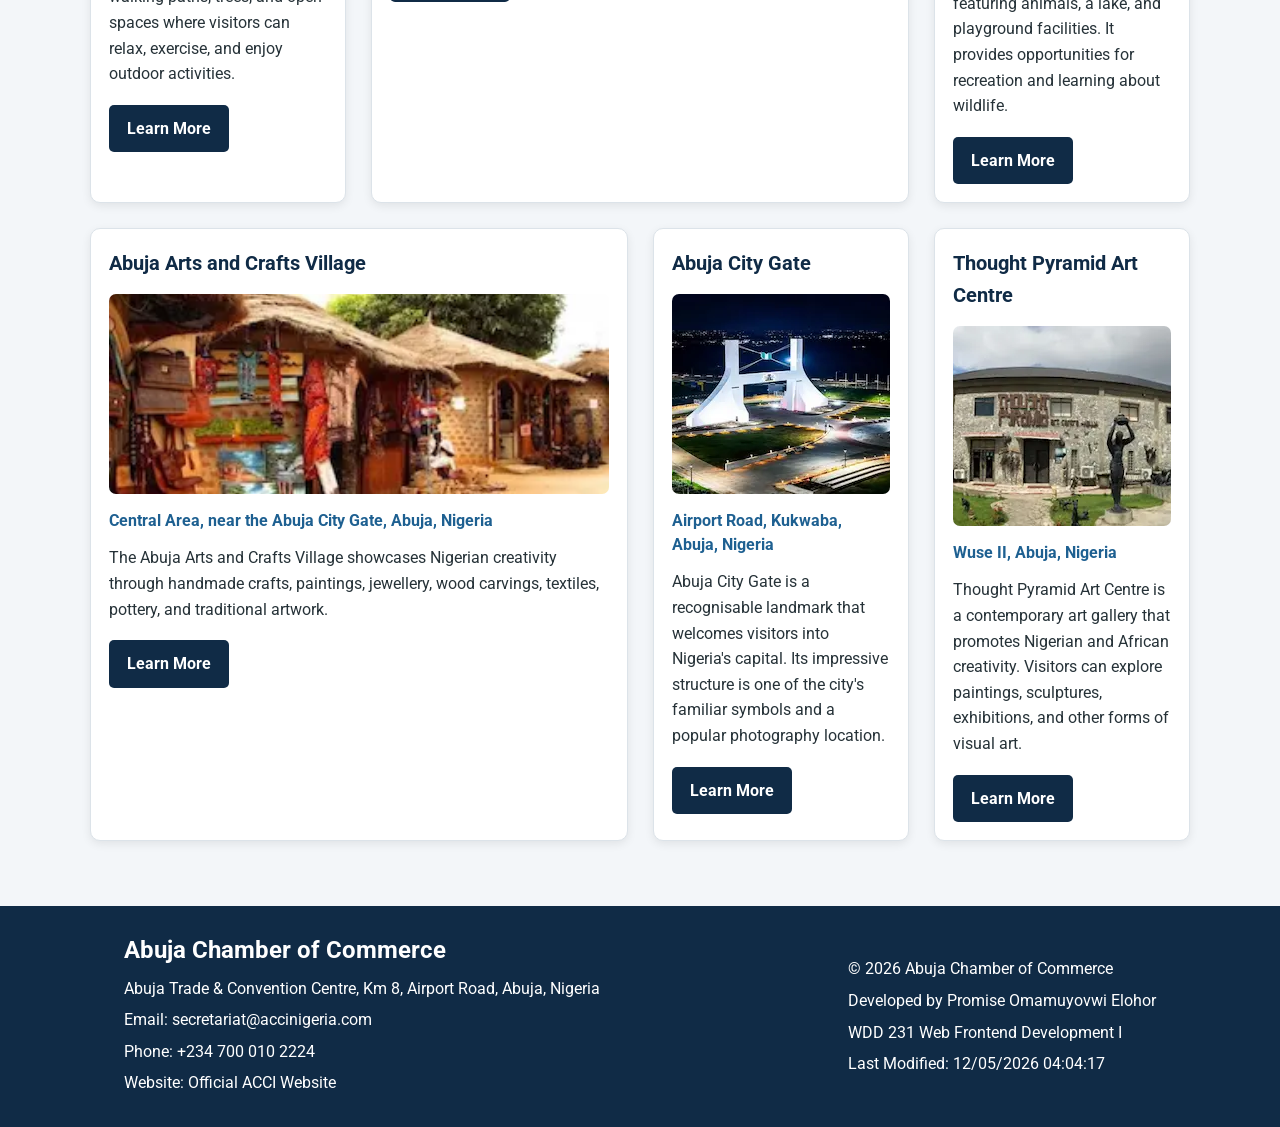
<file: chamber/discover.html>
<!DOCTYPE html>
<html lang="en">

<head>
    <meta charset="UTF-8">
    <meta name="viewport" content="width=device-width, initial-scale=1.0">

    <meta name="description"
        content="Discover Abuja's landmarks, cultural attractions, recreational areas, and important places of interest with the Abuja Chamber of Commerce.">

    <meta name="author" content="Promise Omamuyovwi Elohor">

    <meta property="og:title"
        content="Discover Abuja | Abuja Chamber of Commerce">

    <meta property="og:description"
        content="Explore Abuja's landmarks, cultural attractions, recreational areas, and places of interest.">

    <meta property="og:type" content="website">

    <meta property="og:url"
        content="https://elohorpromise2.github.io/wdd231/chamber/discover.html">

    <meta property="og:image"
        content="https://elohorpromise2.github.io/wdd231/chamber/images/og-abuja.png">

    <title>Discover Abuja | Abuja Chamber of Commerce</title>

    <link rel="icon" href="icons/favicon.ico">
    <link rel="icon" type="image/png" sizes="32x32" href="icons/favicon-32x32.png">
    <link rel="icon" type="image/png" sizes="16x16" href="icons/favicon-16x16.png">
    <link rel="apple-touch-icon" href="icons/apple-touch-icon.png">

    <link rel="preconnect" href="https://fonts.googleapis.com">
    <link rel="preconnect" href="https://fonts.gstatic.com" crossorigin>

    <link href="https://fonts.googleapis.com/css2?family=Roboto:wght@400;500;700&display=swap"
        rel="stylesheet">

    <link rel="stylesheet" href="styles/normalize.css">
    <link rel="stylesheet" href="styles/small.css">
    <link rel="stylesheet" href="styles/larger.css">
    <link rel="stylesheet" href="styles/discover.css">

    <script src="scripts/getdates.js" defer></script>
    <script src="scripts/navigation.js" defer></script>
    <script type="module" src="scripts/discover.js"></script>
</head>

<body>

    <header>
        <div class="header-content">

            <div class="logo">

                <img src="images/abuja-header-logo.webp"
                    alt="Abuja Chamber of Commerce logo"
                    class="logo-symbol">

                <div>
                    <p class="site-name">Abuja Chamber of Commerce</p>
                    <p>Connecting Businesses, Building Abuja</p>
                </div>

            </div>

            <button id="menu-button"
                aria-label="Open navigation menu"
                aria-expanded="false">
                ☰
            </button>

        </div>

        <nav id="navigation">
            <a href="index.html">Home</a>
            <a href="discover.html" class="active" aria-current="page">Discover</a>
            <a href="directory.html">Directory</a>
            <a href="join.html">Join</a>
        </nav>
    </header>

    <main>

        <section class="discover-intro">
            <h1>Discover Abuja</h1>

            <p>
                Explore the places, attractions, and landmarks that make
                Abuja a wonderful place to live, work, visit, and do business.
            </p>
        </section>

        <section class="visitor-message-section"
            aria-label="Visitor information">

            <p id="visit-message" role="status">
                Welcome! Let us know if you have any questions.
            </p>

        </section>

        <section class="discover-section">

            <h2>Places of Interest in Abuja</h2>

            <p class="discover-description">
                From beautiful recreational spaces to important cultural
                landmarks, discover some of the places that make Nigeria's
                capital unique.
            </p>

            <div id="discover-grid" class="discover-grid">

                <p id="discover-loading" role="status">
                    Loading places of interest...
                </p>

            </div>

        </section>

    </main>

    <footer>

        <div class="footer-contact">

            <h2>Abuja Chamber of Commerce</h2>

            <p>
                Abuja Trade & Convention Centre,
                Km 8, Airport Road, Abuja, Nigeria
            </p>

            <p>
                Email:
                <a href="mailto:secretariat@accinigeria.com">
                    secretariat@accinigeria.com
                </a>
            </p>

            <p>
                Phone:
                <a href="tel:+2347000102224">
                    +234 700 010 2224
                </a>
            </p>

            <p>
                Website:
                <a href="https://accinigeria.com/"
                    target="_blank"
                    rel="noopener noreferrer">
                    Official ACCI Website
                </a>
            </p>

        </div>

        <div class="footer-development">

            <p>
                &copy; <span id="current-year"></span>
                Abuja Chamber of Commerce
            </p>

            <p>Developed by Promise Omamuyovwi Elohor</p>

            <p>WDD 231 Web Frontend Development I</p>

            <p>
                Last Modified:
                <span id="last-modified"></span>
            </p>

        </div>

    </footer>

</body>
</html>
</file>
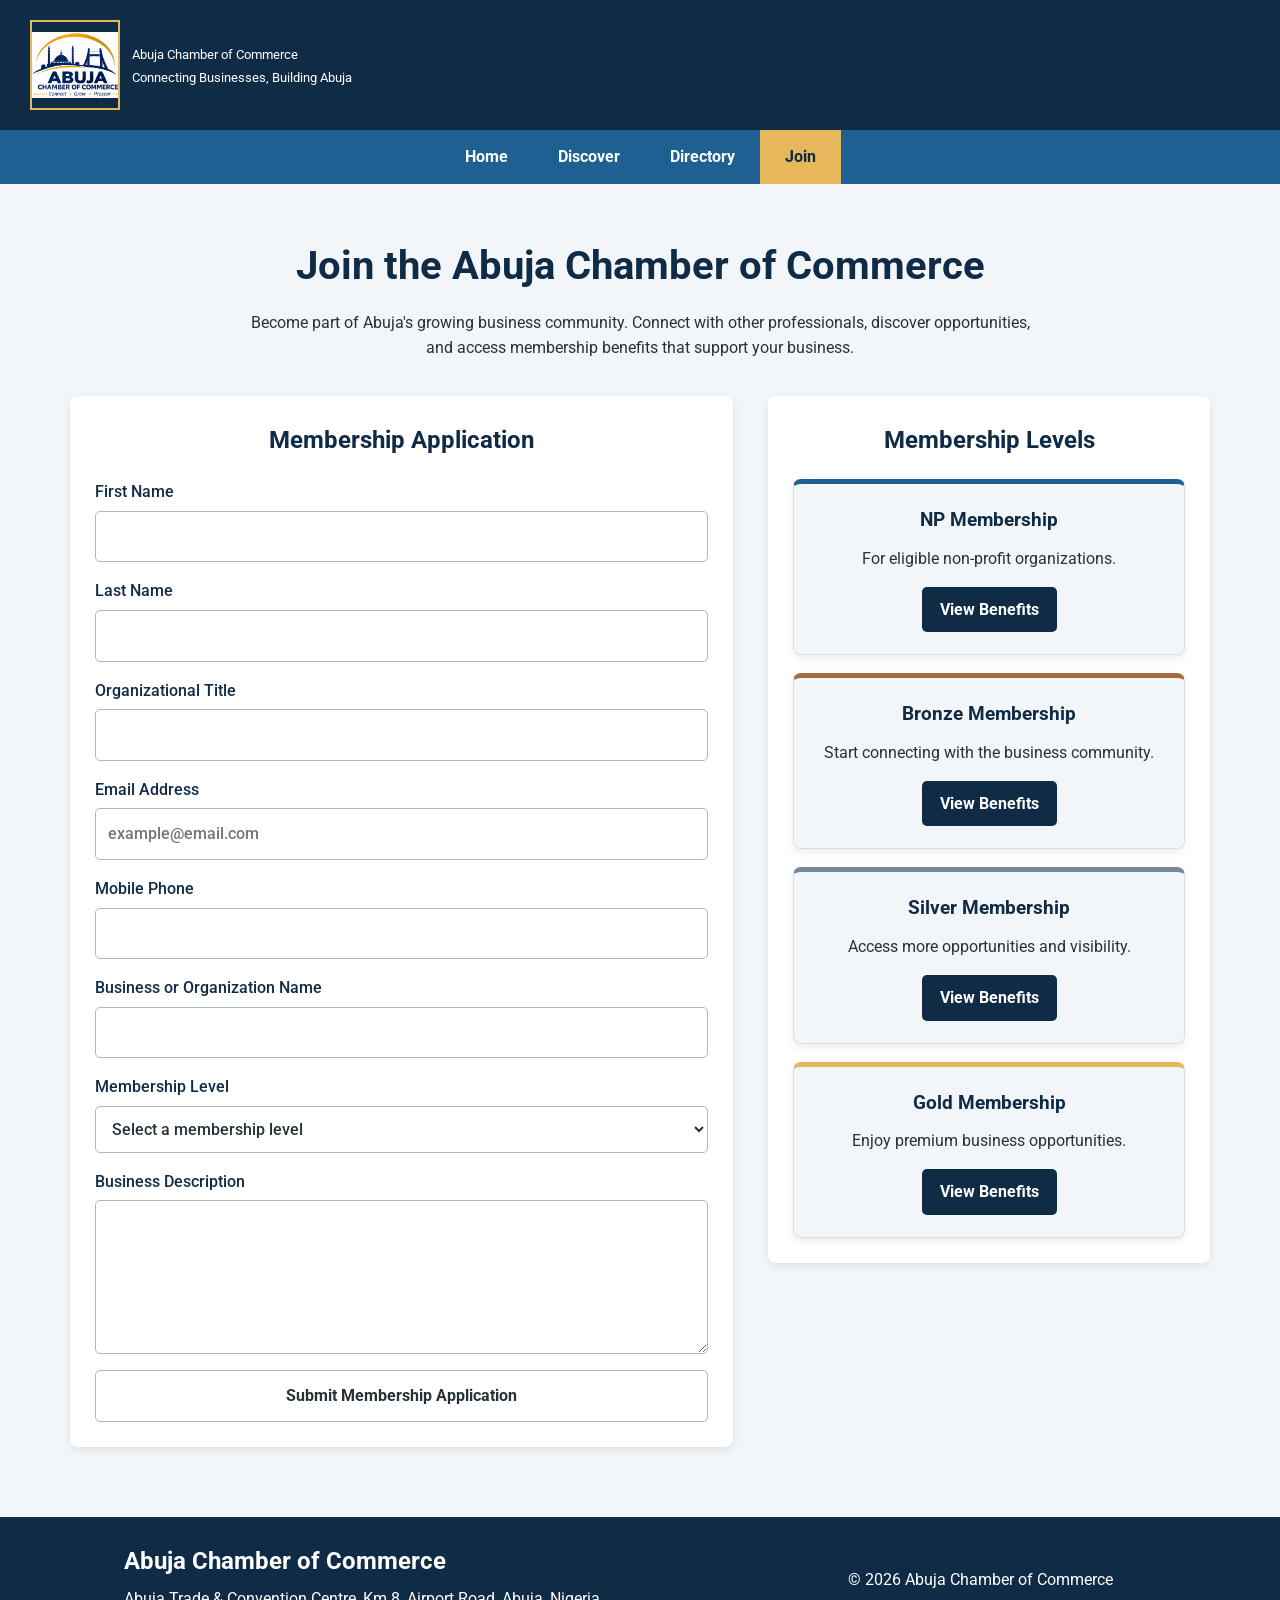
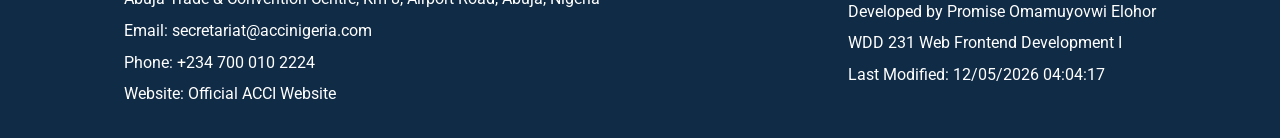
<file: chamber/join.html>
<!DOCTYPE html>
<html lang="en">

<head>
    <meta charset="UTF-8">
    <meta name="viewport" content="width=device-width, initial-scale=1.0">

    <meta name="description"
        content="Apply for Abuja Chamber of Commerce membership and discover opportunities, benefits, and services for your business.">
    <meta name="author" content="Promise Omamuyovwi Elohor">

    <meta property="og:title" content="Join Abuja Chamber of Commerce">
    <meta property="og:description"
        content="Become a member of the Abuja Chamber of Commerce and connect with the business community.">
    <meta property="og:type" content="website">
    <meta property="og:url"
        content="https://elohorpromise2.github.io/wdd231/chamber/join.html">
    <meta property="og:image" 
        content="https://elohorpromise2.github.io/wdd231/chamber/images/og-abuja.png">

    <title>Join | Abuja Chamber of Commerce</title>

    <link rel="icon" href="icons/favicon.ico">
    <link rel="icon" type="image/png" sizes="32x32" href="icons/favicon-32x32.png">
    <link rel="icon" type="image/png" sizes="16x16" href="icons/favicon-16x16.png">
    <link rel="apple-touch-icon" href="icons/apple-touch-icon.png">

    <link rel="preconnect" href="https://fonts.googleapis.com">
    <link rel="preconnect" href="https://fonts.gstatic.com" crossorigin>
    <link href="https://fonts.googleapis.com/css2?family=Roboto:wght@400;500;700&display=swap"
        rel="stylesheet">

    <link rel="stylesheet" href="styles/normalize.css">
    <link rel="stylesheet" href="styles/small.css?v=2">
    <link rel="stylesheet" href="styles/larger.css?v=2">

    <script src="scripts/getdates.js" defer></script>
    <script src="scripts/navigation.js" defer></script>
    <script src="scripts/join.js" defer></script>
</head>

<body>

    <header>
        <div class="header-content">

            <div class="logo">

                <img src="images/abuja-header-logo.webp"
                    alt="Abuja Chamber of Commerce logo"
                    class="logo-symbol">

                <div>
                    <p class="site-name">Abuja Chamber of Commerce</p>
                    <p>Connecting Businesses, Building Abuja</p>
                </div>

            </div>

            <button id="menu-button"
                aria-label="Open navigation menu"
                aria-expanded="false">
                ☰
            </button>

        </div>

        <nav id="navigation">
            <a href="index.html">Home</a>
            <a href="discover.html">Discover</a>
            <a href="directory.html">Directory</a>
            <a href="join.html" class="active" aria-current="page">Join</a>
        </nav>
    </header>

    <main>

        <section class="join-intro">
            <h1>Join the Abuja Chamber of Commerce</h1>

            <p>
                Become part of Abuja's growing business community.
                Connect with other professionals, discover opportunities,
                and access membership benefits that support your business.
            </p>
        </section>

        <section class="membership-section">

            <div class="membership-form-container">

                <h2>Membership Application</h2>

                <form method="get" action="thankyou.html" id="membership-form">

                    <label>
                        First Name
                        <input type="text"
                            name="firstName"
                            title="Enter your first name"
                            autocomplete="given-name"
                            required>
                    </label>

                    <label>
                        Last Name
                        <input type="text"
                            name="lastName"
                            title="Enter your last name"
                            autocomplete="family-name"
                            required>
                    </label>

                    <label>
                        Organizational Title
                        <input type="text"
                            name="organizationTitle"
                            title="Enter your organizational title using at least seven letters, spaces, or hyphens"
                            autocomplete="organization-title"
                            pattern="[A-Za-z -]{7,}"
                            required>
                    </label>

                    <label>
                        Email Address
                        <input type="email"
                            name="email"
                            title="Enter your email address"
                            autocomplete="email"
                            placeholder="example@email.com"
                            required>
                    </label>

                    <label>
                        Mobile Phone
                        <input type="tel"
                            name="phone"
                            title="Enter your mobile phone number"
                            autocomplete="tel"
                            required>
                    </label>

                    <label>
                        Business or Organization Name
                        <input type="text"
                            name="businessName"
                            title="Enter your business or organization name"
                            autocomplete="organization"
                            required>
                    </label>

                    <label>
                        Membership Level
                        <select name="membershipLevel"
                            title="Select your preferred membership level"
                            autocomplete="off"
                            required>

                            <option value="" disabled selected>
                                Select a membership level
                            </option>

                            <option value="np">
                                NP Membership (Non-Profit)
                            </option>

                            <option value="bronze">
                                Bronze Membership
                            </option>

                            <option value="silver">
                                Silver Membership
                            </option>

                            <option value="gold">
                                Gold Membership
                            </option>

                        </select>
                    </label>

                    <label>
                        Business Description
                        <textarea name="businessDescription"
                            title="Describe your business or organization"
                            autocomplete="off"
                            rows="5"></textarea>
                    </label>

                    <input type="hidden"
                     name="timestamp"
                     id="timestamp"
                     title="Date and time the application form was loaded">

                    <input type="submit"
                        value="Submit Membership Application"
                        class="submit-button">

                </form>

            </div>

            <div class="membership-cards-container">

                <h2>Membership Levels</h2>

                <div class="membership-cards">

                    <article class="membership-card np-card">
                        <h3>NP Membership</h3>
                        <p>For eligible non-profit organizations.</p>
                        <button type="button"
                            class="membership-link"
                            data-modal="np-modal">
                            View Benefits
                        </button>
                    </article>

                    <article class="membership-card bronze-card">
                        <h3>Bronze Membership</h3>
                        <p>Start connecting with the business community.</p>
                        <button type="button"
                            class="membership-link"
                            data-modal="bronze-modal">
                            View Benefits
                        </button>
                    </article>

                    <article class="membership-card silver-card">
                        <h3>Silver Membership</h3>
                        <p>Access more opportunities and visibility.</p>
                        <button type="button"
                            class="membership-link"
                            data-modal="silver-modal">
                            View Benefits
                        </button>
                    </article>

                    <article class="membership-card gold-card">
                        <h3>Gold Membership</h3>
                        <p>Enjoy premium business opportunities.</p>
                        <button type="button"
                            class="membership-link"
                            data-modal="gold-modal">
                            View Benefits
                        </button>
                    </article>

                </div>

            </div>

        </section>

        <!-- NP MEMBERSHIP MODAL -->
        <dialog id="np-modal" class="membership-modal">
            <h2>NP Membership Benefits</h2>

            <p>
                NP Membership is designed for eligible non-profit
                organizations.
            </p>

            <ul>
                <li>No membership fee</li>
                <li>Networking opportunities</li>
                <li>Access to selected chamber events</li>
                <li>Connection with other organizations</li>
            </ul>

            <button type="button" class="close-modal">
                Close
            </button>
        </dialog>

        <!-- BRONZE MEMBERSHIP MODAL -->
        <dialog id="bronze-modal" class="membership-modal">
            <h2>Bronze Membership Benefits</h2>

            <p>
                Bronze Membership provides essential opportunities
                for businesses beginning their chamber journey.
            </p>

            <ul>
                <li>Business networking opportunities</li>
                <li>Access to selected events</li>
                <li>Business directory listing</li>
                <li>Access to business information and resources</li>
            </ul>

            <button type="button" class="close-modal">
                Close
            </button>
        </dialog>

        <!-- SILVER MEMBERSHIP MODAL -->
        <dialog id="silver-modal" class="membership-modal">
            <h2>Silver Membership Benefits</h2>

            <p>
                Silver Membership offers additional opportunities
                to promote and grow your business.
            </p>

            <ul>
                <li>All Bronze Membership benefits</li>
                <li>Enhanced business directory visibility</li>
                <li>Discounted access to selected events</li>
                <li>Additional promotional opportunities</li>
            </ul>

            <button type="button" class="close-modal">
                Close
            </button>
        </dialog>

        <!-- GOLD MEMBERSHIP MODAL -->
        <dialog id="gold-modal" class="membership-modal">
            <h2>Gold Membership Benefits</h2>

            <p>
                Gold Membership provides premium opportunities
                for businesses seeking greater visibility and connections.
            </p>

            <ul>
                <li>All Silver Membership benefits</li>
                <li>Premium business directory visibility</li>
                <li>Priority promotional opportunities</li>
                <li>Access to selected premium events</li>
                <li>Additional networking opportunities</li>
            </ul>

            <button type="button" class="close-modal">
                Close
            </button>
        </dialog>

    </main>

    <footer>

        <div class="footer-contact">

            <h2>Abuja Chamber of Commerce</h2>

            <p>
                Abuja Trade & Convention Centre,
                Km 8, Airport Road, Abuja, Nigeria
            </p>

            <p>
                Email:
                <a href="mailto:secretariat@accinigeria.com">
                    secretariat@accinigeria.com
                </a>
            </p>

            <p>
                Phone:
                <a href="tel:+2347000102224">
                    +234 700 010 2224
                </a>
            </p>

            <p>
                Website:
                <a href="https://accinigeria.com/" target="_blank"
                    rel="noopener noreferrer">
                    Official ACCI Website
                </a>
            </p>

        </div>

        <div class="footer-development">

            <p>
                &copy; <span id="current-year"></span>
                Abuja Chamber of Commerce
            </p>

            <p>Developed by Promise Omamuyovwi Elohor</p>

            <p>WDD 231 Web Frontend Development I</p>

            <p>
                Last Modified:
                <span id="last-modified"></span>
            </p>

        </div>

    </footer>

</body>
</html>
</file>
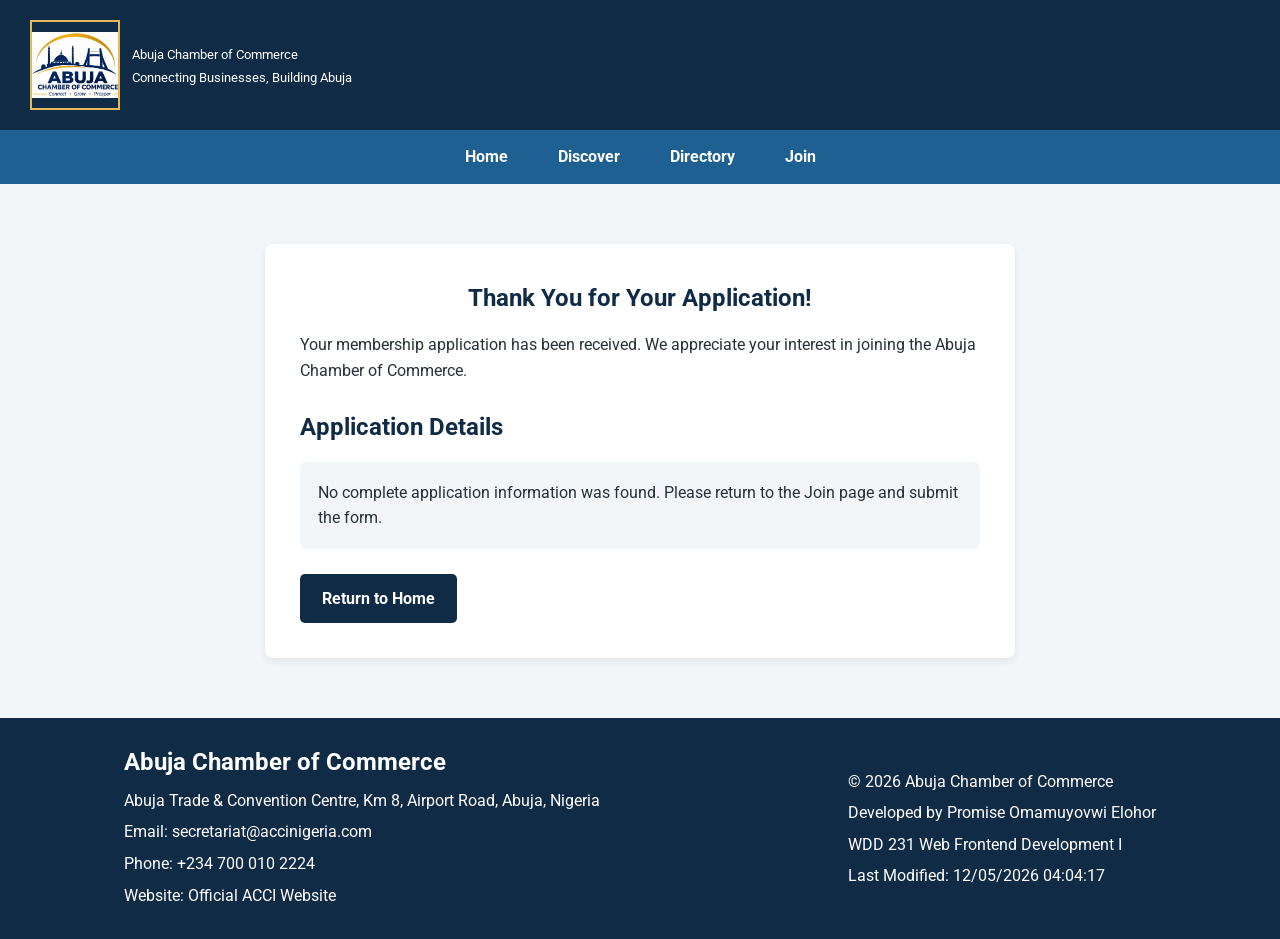
<file: chamber/thankyou.html>
<!DOCTYPE html>
<html lang="en">

<head>
    <meta charset="UTF-8">
    <meta name="viewport" content="width=device-width, initial-scale=1.0">

    <meta name="description"
        content="Thank you for applying to join the Abuja Chamber of Commerce.">

    <meta name="author" content="Promise Omamuyovwi Elohor">

    <title>Application Received | Abuja Chamber of Commerce</title>

    <link rel="icon" href="icons/favicon.ico">

    <link rel="preconnect" href="https://fonts.googleapis.com">
    <link rel="preconnect" href="https://fonts.gstatic.com" crossorigin>

    <link href="https://fonts.googleapis.com/css2?family=Roboto:wght@400;500;700&display=swap"
        rel="stylesheet">

    <link rel="stylesheet" href="styles/normalize.css">
    <link rel="stylesheet" href="styles/small.css">
    <link rel="stylesheet" href="styles/larger.css">

    <script src="scripts/getdates.js" defer></script>
    <script src="scripts/thankyou.js" defer></script>
</head>

<body>

    <header>

        <div class="header-content">

            <div class="logo">

                <img src="images/abuja-header-logo.webp"
                    alt="Abuja Chamber of Commerce logo"
                    class="logo-symbol">

                <div>
                    <p class="site-name">Abuja Chamber of Commerce</p>
                    <p>Connecting Businesses, Building Abuja</p>
                </div>

            </div>

            <button id="menu-button"
                aria-label="Open navigation menu"
                aria-expanded="false">
                ☰
            </button>

        </div>

        <nav id="navigation">
            <a href="index.html">Home</a>
            <a href="discover.html">Discover</a>
            <a href="directory.html">Directory</a>
            <a href="join.html">Join</a>
        </nav>

    </header>

    <main class="thankyou-main">

        <section class="thankyou-section">

            <h1>Thank You for Your Application!</h1>

            <p>
                Your membership application has been received.
                We appreciate your interest in joining the
                Abuja Chamber of Commerce.
            </p>

            <h2>Application Details</h2>

            <div id="application-details">

                <p>Loading your application details...</p>

            </div>

            <a href="index.html" class="hero-button">
                Return to Home
            </a>

        </section>

    </main>

    <footer>

        <div class="footer-contact">

            <h2>Abuja Chamber of Commerce</h2>

            <p>
                Abuja Trade & Convention Centre,
                Km 8, Airport Road, Abuja, Nigeria
            </p>

            <p>
                Email:
                <a href="mailto:secretariat@accinigeria.com">
                    secretariat@accinigeria.com
                </a>
            </p>

            <p>
                Phone:
                <a href="tel:+2347000102224">
                    +234 700 010 2224
                </a>
            </p>

            <p>
                Website:
                <a href="https://accinigeria.com/" target="_blank"
                    rel="noopener noreferrer">
                    Official ACCI Website
                </a>
            </p>

        </div>

        <div class="footer-development">

            <p>
                &copy; <span id="current-year"></span>
                Abuja Chamber of Commerce
            </p>

            <p>Developed by Promise Omamuyovwi Elohor</p>

            <p>WDD 231 Web Frontend Development I</p>

            <p>
                Last Modified:
                <span id="last-modified"></span>
            </p>

        </div>

    </footer>

</body>
</html>
</file>
<file: styles/small.css>
:root {
    --navy: #142b55;
    --blue: #315eaa;
    --purple: #6650a4;
    --light-purple: #f0edfa;
    --light-blue: #edf3fc;
    --page-bg: #f5f7fb;
    --white: #ffffff;
    --text: #202b3c;
    --muted: #526078;
    --border: #d8dfeb;
    --success: #176b43;
    --success-bg: #e6f5ec;
    --shadow: 0 8px 24px rgba(20, 43, 85, 0.08);
}

* {
    box-sizing: border-box;
}

html {
    scroll-behavior: smooth;
    scroll-padding-top: 1rem;
}

body {
    margin: 0;
    background: var(--page-bg);
    color: var(--text);
    font-family: "Roboto", sans-serif;
    font-size: 1rem;
    line-height: 1.65;
}

img {
    display: block;
    max-width: 100%;
    height: auto;
}

a {
    color: var(--blue);
}

a:focus-visible,
button:focus-visible {
    outline: 3px solid var(--purple);
    outline-offset: 4px;
}

.site-header {
    display: flex;
    align-items: center;
    justify-content: space-between;
    flex-wrap: wrap;
    gap: 1rem;
    padding: 0.8rem 5%;
    background: var(--navy);
    color: var(--white);
}

.brand {
    display: inline-flex;
    align-items: center;
    gap: 0.7rem;
    color: var(--white);
    text-decoration: none;
    font-size: 1.15rem;
    font-weight: 700;
}

.brand img {
    width: 42px;
    height: 42px;
}

.menu-toggle {
    display: flex;
    flex-direction: column;
    justify-content: center;
    gap: 5px;
    width: 44px;
    height: 44px;
    padding: 9px;
    border: 1px solid #9db3dc;
    border-radius: 8px;
    background: transparent;
    cursor: pointer;
}

.menu-toggle span {
    display: block;
    width: 100%;
    height: 3px;
    border-radius: 3px;
    background: var(--white);
}

.primary-nav {
    display: none;
    flex-basis: 100%;
    flex-direction: column;
    gap: 0.4rem;
}

.primary-nav.open {
    display: flex;
}

.primary-nav a {
    padding: 0.7rem 1rem;
    border-radius: 6px;
    color: var(--white);
    text-decoration: none;
    font-weight: 500;
    transition: background-color 0.2s ease;
}

.primary-nav a:hover,
.primary-nav a:focus-visible {
    background: #315eaa;
}

.primary-nav a.active {
    background: var(--purple);
    font-weight: 700;
}

main {
    width: min(100% - 2rem, 1120px);
    margin: 0 auto;
    padding: 1.5rem 0 3rem;
}

h1 {
    margin: 0 0 1.2rem;
    color: var(--navy);
    font-size: clamp(2rem, 6vw, 2.6rem);
    line-height: 1.2;
}

h2,
h3,
p {
    margin-top: 0;
}

h2 {
    color: var(--navy);
    line-height: 1.3;
}

h3 {
    line-height: 1.35;
}

.hero {
    display: grid;
    gap: 1.5rem;
    padding: clamp(1.3rem, 5vw, 3rem);
    border-radius: 18px;
    background: linear-gradient(135deg, #e9effb, #f0edfa);
    box-shadow: var(--shadow);
}

.hero-content h2 {
    margin-bottom: 1rem;
    font-size: clamp(1.7rem, 5vw, 2.6rem);
}

.eyebrow {
    margin-bottom: 0.6rem;
    color: var(--purple);
    font-size: 0.8rem;
    font-weight: 700;
    letter-spacing: 0.08em;
    text-transform: uppercase;
}

.button-link {
    display: inline-block;
    margin-top: 0.5rem;
    padding: 0.75rem 1.1rem;
    border: 2px solid var(--navy);
    border-radius: 8px;
    background: var(--navy);
    color: var(--white);
    font-weight: 700;
    text-decoration: none;
    transition: background-color 0.2s ease;
}

.button-link:hover {
    background: var(--blue);
}

.hero-card {
    display: flex;
    flex-direction: column;
    align-items: center;
    justify-content: center;
    padding: 1.5rem;
    border: 1px solid var(--border);
    border-radius: 14px;
    background: var(--white);
    text-align: center;
}

.hero-card img {
    width: 100px;
    margin-bottom: 1rem;
}

.hero-card h3 {
    margin-bottom: 0.4rem;
    color: var(--navy);
}

.hero-card p {
    margin-bottom: 0;
    color: var(--muted);
}

.content-grid {
    display: grid;
    gap: 1.3rem;
    margin-top: 1.5rem;
}

.panel {
    min-width: 0;
    padding: clamp(1.2rem, 4vw, 2rem);
    border: 1px solid var(--border);
    border-radius: 14px;
    background: var(--white);
    box-shadow: var(--shadow);
}

.panel h2 {
    margin-bottom: 1rem;
    font-size: 1.5rem;
}

.about-list {
    display: grid;
    gap: 0.6rem;
    padding-left: 1.2rem;
}

.goal-card {
    display: flex;
    align-items: flex-start;
    gap: 1rem;
    padding: 1rem 0;
    border-bottom: 1px solid var(--border);
}

.goal-card:last-child {
    border-bottom: 0;
}

.goal-number {
    display: grid;
    flex: 0 0 42px;
    width: 42px;
    height: 42px;
    place-items: center;
    border-radius: 10px;
    background: var(--light-purple);
    color: var(--purple);
    font-weight: 700;
}

.goal-card h3 {
    margin-bottom: 0.25rem;
    color: var(--navy);
}

.goal-card p {
    margin-bottom: 0;
    color: var(--muted);
}

.certificate-section {
    margin-top: 3rem;
    scroll-margin-top: 1rem;
}

.section-heading {
    margin-bottom: 1.5rem;
}

.section-heading h2 {
    margin-bottom: 0.5rem;
    font-size: clamp(1.5rem, 4vw, 2rem);
}

.section-description {
    max-width: 620px;
    margin-bottom: 0;
    color: var(--muted);
}

.filter-buttons {
    display: flex;
    flex-wrap: wrap;
    gap: 0.6rem;
    margin: 1.2rem 0;
}

.filter-button {
    min-height: 44px;
    padding: 0.65rem 1rem;
    border: 2px solid var(--blue);
    border-radius: 8px;
    background: var(--white);
    color: var(--navy);
    font: inherit;
    font-weight: 700;
    cursor: pointer;
    transition: background-color 0.2s ease, color 0.2s ease;
}

.filter-button:hover {
    background: var(--light-blue);
}

.filter-button.active {
    background: var(--navy);
    color: var(--white);
}

.course-summary {
    color: var(--muted);
    font-weight: 500;
}

.course-grid {
    display: grid;
    grid-template-columns: minmax(0, 1fr);
    gap: 1rem;
}

.course-card {
    min-width: 0;
    padding: 1.25rem;
    border: 1px solid var(--border);
    border-left: 5px solid var(--blue);
    border-radius: 12px;
    background: var(--white);
    box-shadow: var(--shadow);
    width: 100%;
    text-align: left;
    font: inherit;
    cursor: pointer;
}

.course-card.completed {
    border-left-color: var(--success);
    background: var(--success-bg);
}

.course-card h3 {
    margin: 0.65rem 0;
    color: var(--navy);
    font-size: 1.15rem;
}

.course-card p {
    overflow-wrap: anywhere;
}

.course-card .course-description {
    color: var(--muted);
    font-size: 0.94rem;
}

.course-card .course-tech {
    margin-bottom: 0;
    font-size: 0.9rem;
}

.course-code {
    color: var(--purple);
    font-size: 0.82rem;
    font-weight: 700;
    letter-spacing: 0.05em;
}

.course-status {
    display: inline-block;
    padding: 0.3rem 0.6rem;
    border-radius: 6px;
    background: var(--light-purple);
    color: #49347f;
    font-size: 0.8rem;
    font-weight: 700;
}

.completed .course-status {
    background: #c9ead6;
    color: #104d30;
}

.credit-total {
    margin: 1.5rem 0 0;
    padding: 1rem;
    border-radius: 10px;
    background: var(--navy);
    color: var(--white);
    font-size: 1.1rem;
    font-weight: 700;
    text-align: center;
}

.course-legend {
    display: flex;
    flex-wrap: wrap;
    gap: 0.8rem 1.5rem;
    margin-top: 1rem;
    color: var(--muted);
    font-size: 0.9rem;
}

.legend-item {
    display: inline-flex;
    align-items: center;
    gap: 0.5rem;
}

.legend-mark {
    display: inline-grid;
    width: 25px;
    height: 25px;
    place-items: center;
    border-radius: 50%;
    font-weight: 700;
}

.completed-mark {
    background: var(--success-bg);
    color: var(--success);
}

.pending-mark {
    background: var(--light-purple);
    color: #49347f;
}

.site-footer {
    padding: 2rem 1rem;
    background: var(--navy);
    color: var(--white);
    text-align: center;
}

.social-links {
    display: flex;
    flex-wrap: wrap;
    justify-content: center;
    gap: 0.8rem;
    margin-bottom: 1rem;
}

.social-links a {
    display: inline-block;
    min-width: 90px;
    padding: 0.5rem 0.9rem;
    border: 1px solid #b8c9e8;
    border-radius: 7px;
    color: var(--white);
    font-weight: 500;
    text-decoration: none;
}

.social-links a:hover {
    background: var(--blue);
}

.copyright,
.modified {
    margin-bottom: 0.4rem;
    overflow-wrap: anywhere;
}

.footer-divider {
    padding: 0 0.3rem;
    color: #c7d5f0;
}

@media (prefers-reduced-motion: reduce) {
    html {
        scroll-behavior: auto;
    }

    .primary-nav a,
    .button-link,
    .filter-button {
        transition-duration: 0.01ms;
    }
  }

  /* Modal Dialog */
dialog {
    width: 90%;
    max-width: 600px;
    padding: 2rem;
    border: none;
    border-radius: 12px;
    background-color: white;
    color: #222;
    box-shadow: 0 0 30px rgba(0, 0, 0, 0.3);
}

/* Modal Background */
dialog::backdrop {
    background-color: rgba(0, 0, 0, 0.6);
}
</file>
<file: styles/larger.css>
@media screen and (min-width: 700px) {
    .site-header {
        flex-wrap: nowrap;
        padding-right: max(5%, calc((100% - 1120px) / 2));
        padding-left: max(5%, calc((100% - 1120px) / 2));
    }

    .menu-toggle {
        display: none;
    }

    .primary-nav {
        display: flex;
        flex-basis: auto;
        flex-direction: row;
        align-items: center;
        gap: 0.4rem;
    }

    .primary-nav a {
        white-space: nowrap;
    }

    main {
        padding-top: 2rem;
    }

    .hero {
        grid-template-columns: minmax(0, 1.7fr) minmax(220px, 0.8fr);
        align-items: center;
    }

    .content-grid {
        grid-template-columns: minmax(0, 1.2fr) minmax(0, 0.8fr);
        align-items: stretch;
    }

    .course-grid {
        grid-template-columns: repeat(2, minmax(0, 1fr));
    }

    .section-heading {
        display: flex;
        align-items: end;
        justify-content: space-between;
        gap: 2rem;
    }

    .section-description {
        max-width: 340px;
    }
}

@media screen and (min-width: 1000px) {
    .course-grid {
        grid-template-columns: repeat(3, minmax(0, 1fr));
    }

    .hero {
        padding: 3.5rem;
    }
}
</file>
<file: chamber/styles/small.css>
:root {
    --navy: #102b46;
    --blue: #1e6091;
    --gold: #e7b75b;
    --light: #f3f6f9;
    --white: #ffffff;
    --text: #263238;
}

body {
    font-family: "Roboto", sans-serif;
    line-height: 1.6;
    color: var(--text);
    background: var(--light);
}

header {
    background: var(--navy);
    color: var(--white);
}

.header-content {
    display: flex;
    justify-content: space-between;
    align-items: center;
    padding: 15px;
}

.logo {
    display: flex;
    align-items: center;
    gap: 12px;
}

.logo-symbol {
    width: 90px;
    height: 90px;
    border: 2px solid var(--gold);
    border-radius: 0;
    object-fit: contain;
    display: block;
    flex-shrink: 0;
}

.logo h1 {
    font-size: 1.15rem;
    margin: 0;
}

.logo p {
    margin: 3px 0 0;
    font-size: 0.8rem;
}

#menu-button {
    background: transparent;
    border: 1px solid var(--gold);
    color: var(--white);
    font-size: 1.5rem;
    padding: 5px 12px;
    cursor: pointer;
}

nav {
    display: none;
    flex-direction: column;
    background: var(--blue);
}

nav.open {
    display: flex;
}

nav a {
    color: var(--white);
    padding: 12px;
    text-align: center;
    font-weight: bold;
}

nav a:hover,
nav a.active {
    background: var(--gold);
    color: var(--navy);
}

main {
    max-width: 1200px;
    margin: auto;
    padding: 20px 15px;
}

.directory-intro {
    text-align: center;
    margin-bottom: 25px;
}

.directory-intro h2 {
    color: var(--navy);
    font-size: 2rem;
}

.directory-section {
    margin-bottom: 40px;
}

.view-buttons {
    display: flex;
    justify-content: center;
    gap: 12px;
    margin-bottom: 25px;
}

.view-buttons button {
    background: var(--navy);
    color: var(--white);
    border: 2px solid var(--navy);
    padding: 10px 18px;
    border-radius: 5px;
    font-weight: bold;
}

.view-buttons button:hover,
.view-buttons button.active-view {
    background: var(--gold);
    color: var(--navy);
    border-color: var(--gold);
}

#loading-message {
    text-align: center;
    font-weight: bold;
}

#members-container.grid {
    display: grid;
    grid-template-columns: 1fr;
    gap: 20px;
}

.member-card {
    background: var(--white);
    padding: 18px;
    border-radius: 8px;
    border: 1px solid #d7dfe6;
    box-shadow: 0 3px 8px rgba(0, 0, 0, 0.08);
    text-align: center;
    min-width: 0;
}

.member-image {
    width: 100%;
    height: 180px;
    margin-bottom: 15px;
    background: #eef2f6;
    border-radius: 6px;
    overflow: hidden;
    display: grid;
    place-items: center;
}

.member-image img {
    width: 100%;
    height: 100%;
    object-fit: contain;
    display: block;
}

.image-fallback {
    color: #4b5965;
    font-size: 0.9rem;
    padding: 15px;
}

.member-card h3 {
    color: var(--navy);
    margin: 10px 0;
}

.member-card p {
    margin: 8px 0;
    overflow-wrap: anywhere;
}

.website-link {
    display: inline-block;
    background: var(--blue);
    color: var(--white);
    padding: 9px 16px;
    border-radius: 5px;
    margin-top: 10px;
    font-weight: bold;
}

.website-link:hover {
    background: var(--navy);
}

#members-container.list {
    display: flex;
    flex-direction: column;
    gap: 12px;
}

#members-container.list .member-card {
    text-align: left;
    box-shadow: none;
}

#members-container.list .member-image {
    display: none;
}

footer {
    background: var(--navy);
    color: var(--white);
    padding: 25px 15px;
    text-align: center;
}

footer h3 {
    color: var(--gold);
}

footer p {
    margin: 6px 0;
}

@media (max-width: 360px) {
    .logo h1 {
        font-size: 0.95rem;
    }

    .logo-symbol {
        width: 45px;
        height: 45px;
    }
}

.visually-hidden {
    position: absolute;
    width: 1px;
    height: 1px;
    padding: 0;
    margin: -1px;
    overflow: hidden;
    clip: rect(0, 0, 0, 0);
    white-space: nowrap;
    border: 0;
}

/* ============================= */
/* CHAMBER HOME PAGE STYLES      */
/* ============================= */

/* HERO SECTION */

.hero {
    position: relative;
    width: 100%;
    min-height: 350px;
    overflow: hidden;
    background-color: var(--navy);
}

.hero img {
    width: 100%;
    height: 350px;
    object-fit: cover;
    display: block;
}

.hero::after {
    content: "";
    position: absolute;
    inset: 0;
    background: rgba(0, 0, 0, 0.45);
}

.hero-content {
    position: absolute;
    z-index: 1;
    top: 50%;
    left: 50%;
    width: 90%;
    transform: translate(-50%, -50%);
    text-align: center;
    color: var(--white);
}

.hero-content h1 {
    font-size: 2rem;
    margin-bottom: 12px;
}

.hero-content p {
    font-size: 1rem;
    margin-bottom: 20px;
}

.hero-button {
    display: inline-block;
    background: var(--gold);
    color: var(--navy);
    padding: 12px 22px;
    border-radius: 5px;
    font-weight: bold;
}

.hero-button:hover {
    background: var(--white);
}

/* GENERAL HOME PAGE SECTIONS */

.home-section {
    padding: 30px 15px;
    margin: 25px 0;
}

.home-section h2 {
    color: var(--navy);
    font-size: 1.7rem;
    text-align: center;
    margin-bottom: 20px;
}

.home-section h3 {
    color: var(--navy);
    margin-bottom: 12px;
}

/* EVENTS */

.events-container {
    display: grid;
    grid-template-columns: 1fr;
    gap: 20px;
}

.event-card {
    background: var(--white);
    padding: 20px;
    border-radius: 8px;
    border-left: 5px solid var(--gold);
    box-shadow: 0 3px 8px rgba(0, 0, 0, 0.08);
}

.event-card p {
    margin: 10px 0;
}

/* WEATHER */

.weather-section {
    background: var(--white);
    border-radius: 8px;
}

#weather-current {
    text-align: center;
    margin-bottom: 25px;
}

#weather-current img {
    width: 80px;
    height: 80px;
    margin: 0 auto;
}

#weather-forecast {
    display: grid;
    grid-template-columns: 1fr;
    gap: 12px;
}

.forecast-card {
    background: var(--light);
    padding: 15px;
    border-radius: 8px;
    text-align: center;
}

/* BUSINESS SPOTLIGHTS */

#spotlight-container {
    display: grid;
    grid-template-columns: 1fr;
    gap: 20px;
}

.spotlight-card {
    background: var(--white);
    padding: 20px;
    border-radius: 8px;
    text-align: center;
    border: 1px solid #d7dfe6;
    box-shadow: 0 3px 8px rgba(0, 0, 0, 0.08);
}

.spotlight-card img {
    width: 100%;
    max-width: 180px;
    height: 120px;
    object-fit: contain;
    margin: 0 auto 15px;
}

.spotlight-card h3 {
    color: var(--navy);
    margin-bottom: 10px;
}

.spotlight-card p {
    margin: 7px 0;
    overflow-wrap: anywhere;
}

.spotlight-card a {
    display: inline-block;
    background: var(--blue);
    color: var(--white);
    padding: 9px 16px;
    margin-top: 10px;
    border-radius: 5px;
    font-weight: bold;
}

.spotlight-card a:hover {
    background: var(--navy);
}

/* ACCESSIBILITY */

.hero-button:focus-visible,
.spotlight-card a:focus-visible,
nav a:focus-visible {
    outline: 3px solid var(--gold);
    outline-offset: 3px;
}

footer a {
    color: var(--white);
}

footer a:hover {
    color: var(--gold);
}

/* =========================================
   CHAMBER JOIN PAGE
========================================= */

.join-intro {
    text-align: center;
    margin: 20px auto 35px;
    max-width: 800px;
}

.join-intro h1 {
    color: var(--navy);
    font-size: 2rem;
    margin-bottom: 12px;
}

.join-intro p {
    font-size: 1rem;
}


/* =========================================
   MEMBERSHIP FORM AND CARDS
========================================= */

.membership-section {
    display: grid;
    grid-template-columns: 1fr;
    gap: 30px;
    margin-bottom: 40px;
}

.membership-form-container,
.membership-cards-container {
    background: var(--white);
    padding: 20px;
    border-radius: 8px;
    box-shadow: 0 3px 8px rgba(0, 0, 0, 0.08);
}

.membership-form-container h2,
.membership-cards-container h2 {
    color: var(--navy);
    margin-bottom: 20px;
    text-align: center;
}

#membership-form {
    display: flex;
    flex-direction: column;
    gap: 16px;
}

#membership-form label {
    display: flex;
    flex-direction: column;
    gap: 6px;
    font-weight: 500;
    color: var(--navy);
}

#membership-form input:not([type="hidden"]),
#membership-form select,
#membership-form textarea {
    width: 100%;
    padding: 12px;
    border: 1px solid #aab7c4;
    border-radius: 5px;
    background: var(--white);
    color: var(--text);
}

#membership-form input:focus,
#membership-form select:focus,
#membership-form textarea:focus {
    outline: 3px solid var(--gold);
    border-color: var(--navy);
}

#membership-form textarea {
    resize: vertical;
}

.submit-button {
    background: var(--navy);
    color: var(--white);
    border: none;
    border-radius: 5px;
    padding: 14px;
    font-weight: bold;
    cursor: pointer;
}

.submit-button:hover {
    background: var(--blue);
}


/* =========================================
   MEMBERSHIP CARDS
========================================= */

.membership-cards {
    display: grid;
    grid-template-columns: 1fr;
    gap: 18px;
}

.membership-card {
    background: var(--light);
    border: 1px solid #d7dfe6;
    border-top: 5px solid var(--blue);
    border-radius: 8px;
    padding: 22px;
    text-align: center;
    box-shadow: 0 3px 8px rgba(0, 0, 0, 0.08);

    opacity: 0;
    animation: membershipEntrance 0.7s ease forwards;
}

.membership-card:nth-child(2) {
    animation-delay: 0.15s;
}

.membership-card:nth-child(3) {
    animation-delay: 0.3s;
}

.membership-card:nth-child(4) {
    animation-delay: 0.45s;
}

.membership-card h3 {
    color: var(--navy);
    margin-bottom: 10px;
}

.membership-card p {
    margin-bottom: 15px;
}

.np-card {
    border-top-color: var(--blue);
}

.bronze-card {
    border-top-color: #a66a3f;
}

.silver-card {
    border-top-color: #778899;
}

.gold-card {
    border-top-color: var(--gold);
}

.membership-link {
    background: var(--navy);
    color: var(--white);
    border: none;
    border-radius: 5px;
    padding: 10px 18px;
    font-weight: bold;
    cursor: pointer;
}

.membership-link:hover {
    background: var(--blue);
}

.membership-link:focus-visible,
.submit-button:focus-visible,
.close-modal:focus-visible {
    outline: 3px solid var(--gold);
    outline-offset: 3px;
}


/* =========================================
   MEMBERSHIP CARD ANIMATION
========================================= */

@keyframes membershipEntrance {
    from {
        opacity: 0;
        transform: translateY(25px);
    }

    to {
        opacity: 1;
        transform: translateY(0);
    }
}


/* =========================================
   MEMBERSHIP MODALS
========================================= */

.membership-modal {
    width: 90%;
    max-width: 500px;
    margin: auto;
    padding: 25px;
    border: 2px solid var(--gold);
    border-radius: 8px;
    background: var(--white);
    color: var(--text);
}

.membership-modal::backdrop {
    background: rgba(16, 43, 70, 0.75);
}

.membership-modal h2 {
    color: var(--navy);
    margin-bottom: 15px;
}

.membership-modal p {
    margin-bottom: 15px;
}

.membership-modal ul {
    padding-left: 22px;
    margin-bottom: 20px;
}

.membership-modal li {
    margin-bottom: 8px;
}

.close-modal {
    background: var(--navy);
    color: var(--white);
    border: none;
    padding: 10px 20px;
    border-radius: 5px;
    cursor: pointer;
}

.close-modal:hover {
    background: var(--blue);
}


/* =========================================
   THANK YOU PAGE
========================================= */

.thankyou-main {
    min-height: 450px;
}

.thankyou-section {
    background: var(--white);
    max-width: 750px;
    margin: 30px auto;
    padding: 25px;
    border-radius: 8px;
    box-shadow: 0 3px 8px rgba(0, 0, 0, 0.08);
}

.thankyou-section h1 {
    color: var(--navy);
    margin-bottom: 15px;
    text-align: center;
}

.thankyou-section h2 {
    color: var(--navy);
    margin: 25px 0 15px;
}

#application-details {
    background: var(--light);
    padding: 18px;
    border-radius: 6px;
    margin-bottom: 25px;
}

#application-details p {
    margin: 10px 0;
    overflow-wrap: anywhere;
}

.thankyou-section .hero-button {
    background: var(--navy);
    color: var(--white);
}

.thankyou-section .hero-button:hover {
    background: var(--blue);
}


/* =========================================
   REDUCED MOTION ACCESSIBILITY
========================================= */

@media (prefers-reduced-motion: reduce) {
    .membership-card {
        animation: none;
        opacity: 1;
        transform: none;
    }
}
</file>
<file: chamber/styles/larger.css>
@media screen and (min-width: 38rem) {
    .header-content {
        padding: 20px 30px;
    }

    #menu-button {
        display: none;
    }

    nav {
        display: flex;
        flex-direction: row;
        justify-content: center;
    }

    nav a {
        padding: 14px 25px;
    }

    main {
        padding: 30px;
    }

    #members-container.grid {
        grid-template-columns: repeat(2, minmax(0, 1fr));
    }

    footer {
        display: flex;
        justify-content: space-around;
        align-items: center;
        text-align: left;
        gap: 30px;
    }
}

@media screen and (min-width: 64rem) {
    #members-container.grid {
        grid-template-columns: repeat(3, minmax(0, 1fr));
    }
}

/* ============================= */
/* CHAMBER HOME PAGE LARGE VIEW  */
/* ============================= */

@media screen and (min-width: 38rem) {

    .hero,
    .hero img {
        min-height: 450px;
        height: 450px;
    }

    .hero-content {
        max-width: 700px;
    }

    .hero-content h1 {
        font-size: 2.8rem;
    }

    .hero-content p {
        font-size: 1.2rem;
    }

    .home-section {
        padding: 35px 25px;
    }

    .events-container {
        grid-template-columns: repeat(2, 1fr);
    }

    #weather-forecast {
        grid-template-columns: repeat(3, 1fr);
    }

    #spotlight-container {
        grid-template-columns: repeat(2, 1fr);
    }

}

@media screen and (min-width: 64rem) {

    .hero,
    .hero img {
        min-height: 520px;
        height: 520px;
    }

    .hero-content h1 {
        font-size: 3.5rem;
    }

    .home-section {
        padding: 45px;
    }

    #spotlight-container {
        grid-template-columns: repeat(3, 1fr);
    }

}

/* =========================================
   CHAMBER JOIN PAGE - DESKTOP LAYOUT
========================================= */

@media screen and (min-width: 38rem) {

    .membership-section {
        grid-template-columns: 1.2fr 0.8fr;
        align-items: start;
        gap: 25px;
    }

    .membership-form-container,
    .membership-cards-container {
        padding: 25px;
    }

    .membership-cards {
        grid-template-columns: 1fr;
    }

    .join-intro h1 {
        font-size: 2.5rem;
    }

    .thankyou-section {
        padding: 35px;
    }

}

@media screen and (min-width: 64rem) {

    .membership-section {
        grid-template-columns: 1.2fr 0.8fr;
        gap: 35px;
    }

    .membership-cards {
        grid-template-columns: 1fr;
    }

}
</file>
<file: styles/prophets.css>
/* General page styling */
* {
    box-sizing: border-box;
}

body {
    font-family: Arial, sans-serif;
    margin: 0;
    background-color: #f0f4f8;
    color: #222;
}

/* Header */
header {
    background-color: #17365d;
    color: white;
    text-align: center;
    padding: 2rem 1rem;
}

header h1 {
    margin: 0;
}

/* Main content */
main {
    max-width: 1200px;
    margin: 2rem auto;
    padding: 1rem;
}

/* Prophet cards grid */
#cards {
    display: grid;
    grid-template-columns: repeat(auto-fit, minmax(250px, 1fr));
    gap: 1.5rem;
}

/* Individual cards */
#cards section {
    background-color: white;
    padding: 1.5rem;
    text-align: center;
    border-radius: 10px;
    box-shadow: 0 2px 8px rgba(0, 0, 0, 0.12);
}

#cards h2 {
    color: #17365d;
    font-size: 1.2rem;
}

/* Prophet portraits */
#cards img {
    width: 100%;
    max-width: 340px;
    height: auto;
    border-radius: 6px;
}

/* Footer */
footer {
    background-color: #17365d;
    color: white;
    text-align: center;
    padding: 1.5rem;
}

#cards section p {
    font-size: 0.95rem;
    line-height: 1.6;
    color: #555;
    margin: 0.5rem 0;
}
</file>
<file: chamber/styles/discover.css>
/* DISCOVER PAGE */

.discover-intro {
    background-color: var(--light);
    text-align: center;
    padding: 35px 20px;
}

.discover-intro h1 {
    color: var(--navy);
    margin-bottom: 12px;
}

.discover-intro p {
    max-width: 750px;
    margin: 0 auto;
    line-height: 1.7;
}

.visitor-message-section {
    background-color: var(--blue);
    color: var(--white);
    text-align: center;
    padding: 15px 20px;
}

.visitor-message-section p {
    margin: 0;
    font-weight: 700;
}

.discover-section {
    padding: 35px 20px;
}

.discover-section > h2 {
    color: var(--navy);
    text-align: center;
    margin-bottom: 12px;
}

.discover-description {
    text-align: center;
    max-width: 750px;
    margin: 0 auto 30px;
    line-height: 1.7;
}

.discover-grid {
    display: grid;
    grid-template-columns: 1fr;
    grid-template-areas:
        "place1"
        "place2"
        "place3"
        "place4"
        "place5"
        "place6"
        "place7"
        "place8";
    gap: 22px;
    max-width: 1200px;
    margin: 0 auto;
}

.discover-card {
    background-color: var(--white);
    border: 1px solid #dce3e9;
    border-radius: 10px;
    padding: 18px;
    box-shadow: 0 3px 10px rgba(0, 0, 0, 0.08);
    overflow: hidden;
}

.discover-card:nth-child(1) {
    grid-area: place1;
}

.discover-card:nth-child(2) {
    grid-area: place2;
}

.discover-card:nth-child(3) {
    grid-area: place3;
}

.discover-card:nth-child(4) {
    grid-area: place4;
}

.discover-card:nth-child(5) {
    grid-area: place5;
}

.discover-card:nth-child(6) {
    grid-area: place6;
}

.discover-card:nth-child(7) {
    grid-area: place7;
}

.discover-card:nth-child(8) {
    grid-area: place8;
}

.discover-card h2 {
    color: var(--navy);
    font-size: 1.25rem;
    margin: 0 0 15px;
}

.discover-card figure {
    margin: 0 0 15px;
    overflow: hidden;
    border-radius: 7px;
}

.discover-card img {
    display: block;
    width: 100%;
    height: 200px;
    object-fit: cover;
}

.discover-card address {
    color: var(--blue);
    font-style: normal;
    font-weight: 700;
    line-height: 1.5;
    margin-bottom: 12px;
}

.discover-card p {
    line-height: 1.6;
    margin-bottom: 18px;
}

.discover-card button {
    background-color: var(--navy);
    color: var(--white);
    border: none;
    border-radius: 5px;
    padding: 11px 18px;
    font-weight: 700;
    cursor: pointer;
    transition: background-color 0.3s ease;
}

.discover-card button:hover {
    background-color: var(--blue);
}

.discover-card button:focus-visible {
    outline: 3px solid var(--gold);
    outline-offset: 3px;
}


/* SMALL SCREENS: 320px - 640px */

@media screen and (min-width: 320px) and (max-width: 640px) {
    .discover-grid {
        grid-template-columns: 1fr;
        grid-template-areas:
            "place1"
            "place2"
            "place3"
            "place4"
            "place5"
            "place6"
            "place7"
            "place8";
    }
}


/* MEDIUM SCREENS: 641px - 1024px */

@media screen and (min-width: 641px) and (max-width: 1024px) {
    .discover-grid {
        grid-template-columns: repeat(2, 1fr);
        grid-template-areas:
            "place1 place1"
            "place2 place3"
            "place4 place4"
            "place5 place6"
            "place7 place8";
    }

    .discover-card img {
        height: 190px;
    }
}


/* LARGE SCREENS: 1025px AND ABOVE */

@media screen and (min-width: 1025px) {
    .discover-grid {
        grid-template-columns: repeat(4, 1fr);
        grid-template-areas:
            "place1 place1 place2 place2"
            "place3 place4 place4 place5"
            "place6 place6 place7 place8";
        gap: 25px;
    }

    .discover-card img {
        height: 200px;
    }

    /* Image hover effect for desktop only */
    .discover-card img {
        transition: transform 0.4s ease, filter 0.4s ease;
    }

    .discover-card:hover img {
        transform: scale(1.08);
        filter: brightness(0.85);
    }
}


/* ACCESSIBILITY: REDUCED MOTION */

@media (prefers-reduced-motion: reduce) {
    .discover-card img,
    .discover-card button {
        transition: none;
    }
}
</file>
